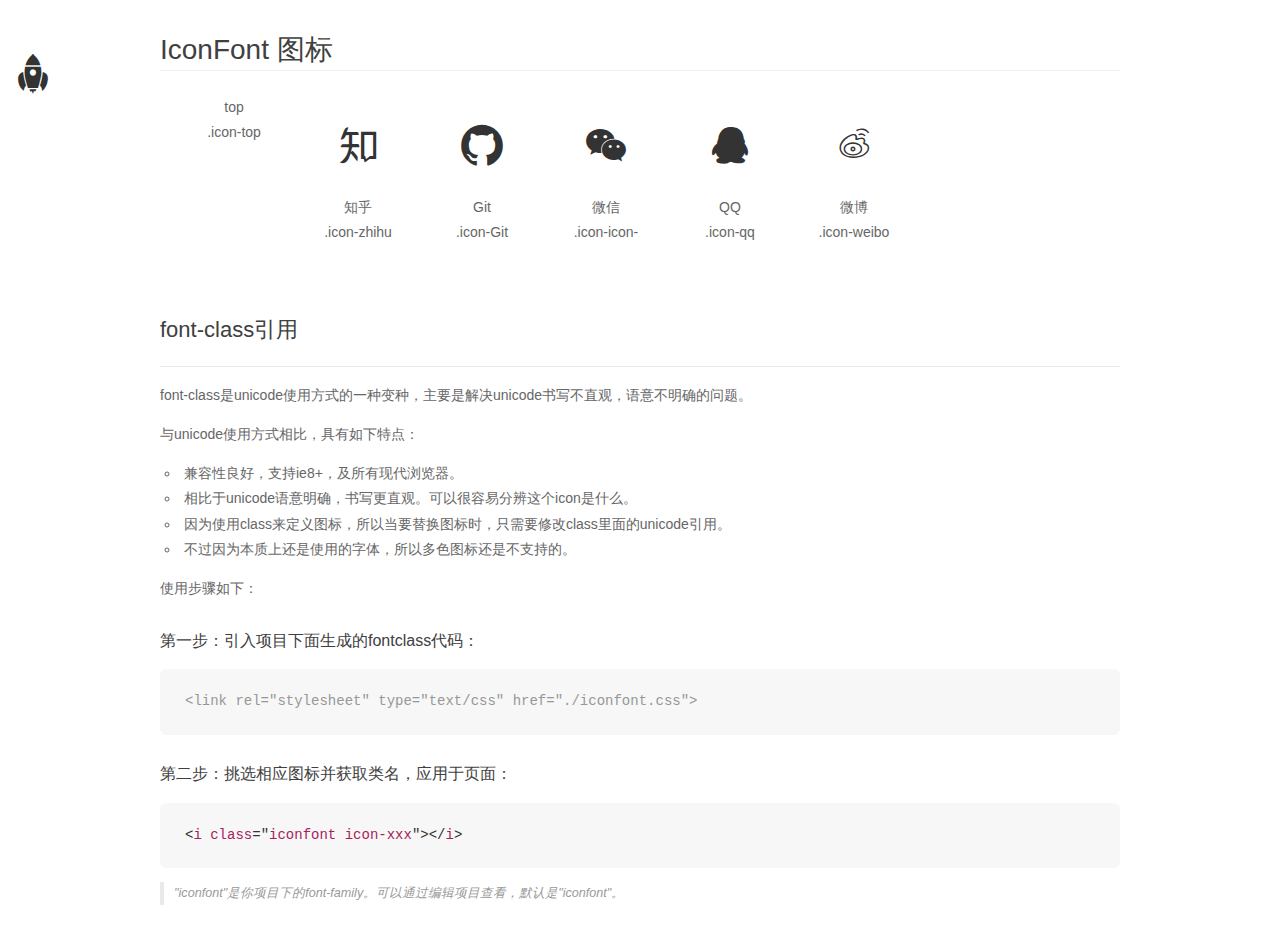
<file: font/demo_fontclass.html>
<!DOCTYPE html>
<html>
<head>
    <meta charset="utf-8"/>
    <title>IconFont</title>
    <link rel="stylesheet" href="demo.css">
    <link rel="stylesheet" href="iconfont.css">
</head>
<body>
    <div class="main markdown">
        <h1>IconFont 图标</h1>
        <ul class="icon_lists clear">
            
                <li>
                <i class="icon iconfont icon-top"></i>
                    <div class="name">top</div>
                    <div class="fontclass">.icon-top</div>
                </li>
            
                <li>
                <i class="icon iconfont icon-zhihu"></i>
                    <div class="name">知乎</div>
                    <div class="fontclass">.icon-zhihu</div>
                </li>
            
                <li>
                <i class="icon iconfont icon-Git"></i>
                    <div class="name">Git</div>
                    <div class="fontclass">.icon-Git</div>
                </li>
            
                <li>
                <i class="icon iconfont icon-icon-"></i>
                    <div class="name">微信</div>
                    <div class="fontclass">.icon-icon-</div>
                </li>
            
                <li>
                <i class="icon iconfont icon-qq"></i>
                    <div class="name">QQ</div>
                    <div class="fontclass">.icon-qq</div>
                </li>
            
                <li>
                <i class="icon iconfont icon-weibo"></i>
                    <div class="name">微博</div>
                    <div class="fontclass">.icon-weibo</div>
                </li>
            
        </ul>

        <h2 id="font-class-">font-class引用</h2>
        <hr>

        <p>font-class是unicode使用方式的一种变种，主要是解决unicode书写不直观，语意不明确的问题。</p>
        <p>与unicode使用方式相比，具有如下特点：</p>
        <ul>
        <li>兼容性良好，支持ie8+，及所有现代浏览器。</li>
        <li>相比于unicode语意明确，书写更直观。可以很容易分辨这个icon是什么。</li>
        <li>因为使用class来定义图标，所以当要替换图标时，只需要修改class里面的unicode引用。</li>
        <li>不过因为本质上还是使用的字体，所以多色图标还是不支持的。</li>
        </ul>
        <p>使用步骤如下：</p>
        <h3 id="-fontclass-">第一步：引入项目下面生成的fontclass代码：</h3>


        <pre><code class="lang-js hljs javascript"><span class="hljs-comment">&lt;link rel="stylesheet" type="text/css" href="./iconfont.css"&gt;</span></code></pre>
        <h3 id="-">第二步：挑选相应图标并获取类名，应用于页面：</h3>
        <pre><code class="lang-css hljs">&lt;<span class="hljs-selector-tag">i</span> <span class="hljs-selector-tag">class</span>="<span class="hljs-selector-tag">iconfont</span> <span class="hljs-selector-tag">icon-xxx</span>"&gt;&lt;/<span class="hljs-selector-tag">i</span>&gt;</code></pre>
        <blockquote>
        <p>"iconfont"是你项目下的font-family。可以通过编辑项目查看，默认是"iconfont"。</p>
        </blockquote>
    </div>
</body>
</html>
</file>
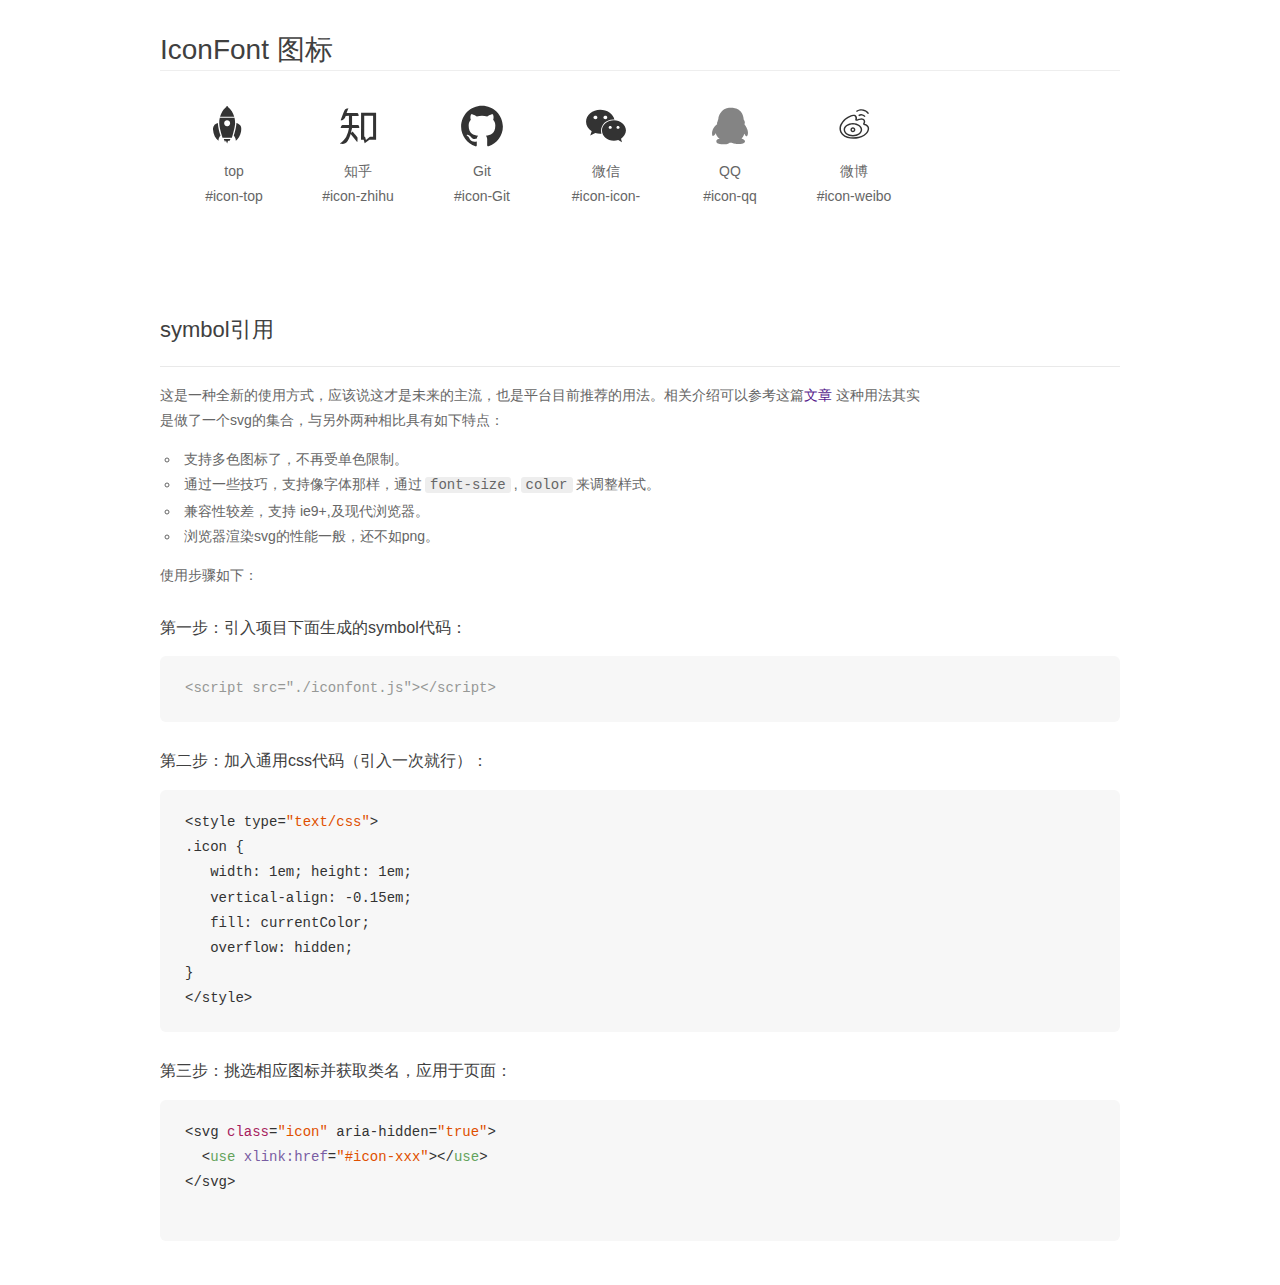
<file: font/demo_symbol.html>
<!DOCTYPE html>
<html>
<head>
    <meta charset="utf-8"/>
    <title>IconFont</title>
    <link rel="stylesheet" href="demo.css">
    <script src="iconfont.js"></script>

    <style type="text/css">
        .icon {
          /* 通过设置 font-size 来改变图标大小 */
          width: 1em; height: 1em;
          /* 图标和文字相邻时，垂直对齐 */
          vertical-align: -0.15em;
          /* 通过设置 color 来改变 SVG 的颜色/fill */
          fill: currentColor;
          /* path 和 stroke 溢出 viewBox 部分在 IE 下会显示
             normalize.css 中也包含这行 */
          overflow: hidden;
        }

    </style>
</head>
<body>
    <div class="main markdown">
        <h1>IconFont 图标</h1>
        <ul class="icon_lists clear">
            
                <li>
                    <svg class="icon" aria-hidden="true">
                        <use xlink:href="#icon-top"></use>
                    </svg>
                    <div class="name">top</div>
                    <div class="fontclass">#icon-top</div>
                </li>
            
                <li>
                    <svg class="icon" aria-hidden="true">
                        <use xlink:href="#icon-zhihu"></use>
                    </svg>
                    <div class="name">知乎</div>
                    <div class="fontclass">#icon-zhihu</div>
                </li>
            
                <li>
                    <svg class="icon" aria-hidden="true">
                        <use xlink:href="#icon-Git"></use>
                    </svg>
                    <div class="name">Git</div>
                    <div class="fontclass">#icon-Git</div>
                </li>
            
                <li>
                    <svg class="icon" aria-hidden="true">
                        <use xlink:href="#icon-icon-"></use>
                    </svg>
                    <div class="name">微信</div>
                    <div class="fontclass">#icon-icon-</div>
                </li>
            
                <li>
                    <svg class="icon" aria-hidden="true">
                        <use xlink:href="#icon-qq"></use>
                    </svg>
                    <div class="name">QQ</div>
                    <div class="fontclass">#icon-qq</div>
                </li>
            
                <li>
                    <svg class="icon" aria-hidden="true">
                        <use xlink:href="#icon-weibo"></use>
                    </svg>
                    <div class="name">微博</div>
                    <div class="fontclass">#icon-weibo</div>
                </li>
            
        </ul>


        <h2 id="symbol-">symbol引用</h2>
        <hr>

        <p>这是一种全新的使用方式，应该说这才是未来的主流，也是平台目前推荐的用法。相关介绍可以参考这篇<a href="">文章</a>
        这种用法其实是做了一个svg的集合，与另外两种相比具有如下特点：</p>
        <ul>
          <li>支持多色图标了，不再受单色限制。</li>
          <li>通过一些技巧，支持像字体那样，通过<code>font-size</code>,<code>color</code>来调整样式。</li>
          <li>兼容性较差，支持 ie9+,及现代浏览器。</li>
          <li>浏览器渲染svg的性能一般，还不如png。</li>
        </ul>
        <p>使用步骤如下：</p>
        <h3 id="-symbol-">第一步：引入项目下面生成的symbol代码：</h3>
        <pre><code class="lang-js hljs javascript"><span class="hljs-comment">&lt;script src="./iconfont.js"&gt;&lt;/script&gt;</span></code></pre>
        <h3 id="-css-">第二步：加入通用css代码（引入一次就行）：</h3>
        <pre><code class="lang-js hljs javascript">&lt;style type=<span class="hljs-string">"text/css"</span>&gt;
.icon {
   width: <span class="hljs-number">1</span>em; height: <span class="hljs-number">1</span>em;
   vertical-align: <span class="hljs-number">-0.15</span>em;
   fill: currentColor;
   overflow: hidden;
}
&lt;<span class="hljs-regexp">/style&gt;</span></code></pre>
        <h3 id="-">第三步：挑选相应图标并获取类名，应用于页面：</h3>
        <pre><code class="lang-js hljs javascript">&lt;svg <span class="hljs-class"><span class="hljs-keyword">class</span></span>=<span class="hljs-string">"icon"</span> aria-hidden=<span class="hljs-string">"true"</span>&gt;<span class="xml"><span class="hljs-tag">
  &lt;<span class="hljs-name">use</span> <span class="hljs-attr">xlink:href</span>=<span class="hljs-string">"#icon-xxx"</span>&gt;</span><span class="hljs-tag">&lt;/<span class="hljs-name">use</span>&gt;</span>
</span>&lt;<span class="hljs-regexp">/svg&gt;
        </span></code></pre>
    </div>
</body>
</html>
</file>
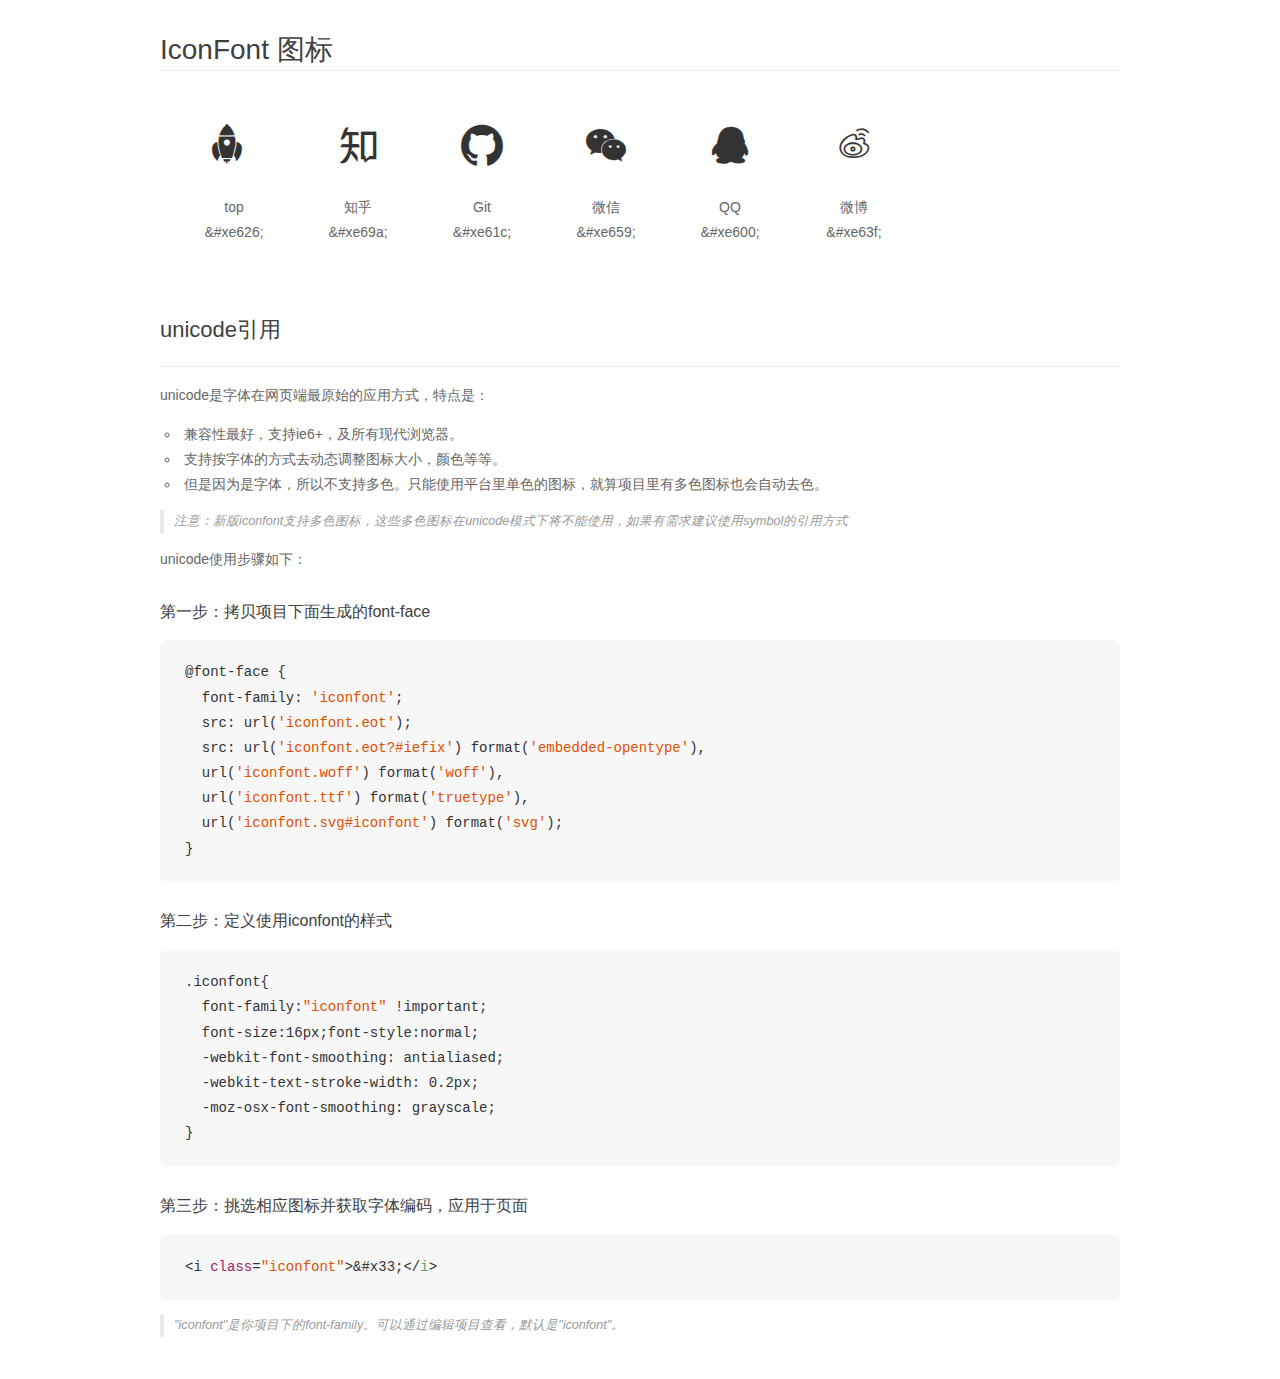
<file: font/demo_unicode.html>
<!DOCTYPE html>
<html>
<head>
    <meta charset="utf-8"/>
    <title>IconFont</title>
    <link rel="stylesheet" href="demo.css">

    <style type="text/css">

        @font-face {font-family: "iconfont";
          src: url('iconfont.eot'); /* IE9*/
          src: url('iconfont.eot#iefix') format('embedded-opentype'), /* IE6-IE8 */
          url('iconfont.woff') format('woff'), /* chrome, firefox */
          url('iconfont.ttf') format('truetype'), /* chrome, firefox, opera, Safari, Android, iOS 4.2+*/
          url('iconfont.svg#iconfont') format('svg'); /* iOS 4.1- */
        }

        .iconfont {
          font-family:"iconfont" !important;
          font-size:16px;
          font-style:normal;
          -webkit-font-smoothing: antialiased;
          -webkit-text-stroke-width: 0.2px;
          -moz-osx-font-smoothing: grayscale;
        }

    </style>
</head>
<body>
    <div class="main markdown">
        <h1>IconFont 图标</h1>
        <ul class="icon_lists clear">
            
                <li>
                <i class="icon iconfont">&#xe626;</i>
                    <div class="name">top</div>
                    <div class="code">&amp;#xe626;</div>
                </li>
            
                <li>
                <i class="icon iconfont">&#xe69a;</i>
                    <div class="name">知乎</div>
                    <div class="code">&amp;#xe69a;</div>
                </li>
            
                <li>
                <i class="icon iconfont">&#xe61c;</i>
                    <div class="name">Git</div>
                    <div class="code">&amp;#xe61c;</div>
                </li>
            
                <li>
                <i class="icon iconfont">&#xe659;</i>
                    <div class="name">微信</div>
                    <div class="code">&amp;#xe659;</div>
                </li>
            
                <li>
                <i class="icon iconfont">&#xe600;</i>
                    <div class="name">QQ</div>
                    <div class="code">&amp;#xe600;</div>
                </li>
            
                <li>
                <i class="icon iconfont">&#xe63f;</i>
                    <div class="name">微博</div>
                    <div class="code">&amp;#xe63f;</div>
                </li>
            
        </ul>
        <h2 id="unicode-">unicode引用</h2>
        <hr>

        <p>unicode是字体在网页端最原始的应用方式，特点是：</p>
        <ul>
        <li>兼容性最好，支持ie6+，及所有现代浏览器。</li>
        <li>支持按字体的方式去动态调整图标大小，颜色等等。</li>
        <li>但是因为是字体，所以不支持多色。只能使用平台里单色的图标，就算项目里有多色图标也会自动去色。</li>
        </ul>
        <blockquote>
        <p>注意：新版iconfont支持多色图标，这些多色图标在unicode模式下将不能使用，如果有需求建议使用symbol的引用方式</p>
        </blockquote>
        <p>unicode使用步骤如下：</p>
        <h3 id="-font-face">第一步：拷贝项目下面生成的font-face</h3>
        <pre><code class="lang-js hljs javascript">@font-face {
  font-family: <span class="hljs-string">'iconfont'</span>;
  src: url(<span class="hljs-string">'iconfont.eot'</span>);
  src: url(<span class="hljs-string">'iconfont.eot?#iefix'</span>) format(<span class="hljs-string">'embedded-opentype'</span>),
  url(<span class="hljs-string">'iconfont.woff'</span>) format(<span class="hljs-string">'woff'</span>),
  url(<span class="hljs-string">'iconfont.ttf'</span>) format(<span class="hljs-string">'truetype'</span>),
  url(<span class="hljs-string">'iconfont.svg#iconfont'</span>) format(<span class="hljs-string">'svg'</span>);
}
</code></pre>
        <h3 id="-iconfont-">第二步：定义使用iconfont的样式</h3>
        <pre><code class="lang-js hljs javascript">.iconfont{
  font-family:<span class="hljs-string">"iconfont"</span> !important;
  font-size:<span class="hljs-number">16</span>px;font-style:normal;
  -webkit-font-smoothing: antialiased;
  -webkit-text-stroke-width: <span class="hljs-number">0.2</span>px;
  -moz-osx-font-smoothing: grayscale;
}
</code></pre>
        <h3 id="-">第三步：挑选相应图标并获取字体编码，应用于页面</h3>
        <pre><code class="lang-js hljs javascript">&lt;i <span class="hljs-class"><span class="hljs-keyword">class</span></span>=<span class="hljs-string">"iconfont"</span>&gt;&amp;#x33;<span class="xml"><span class="hljs-tag">&lt;/<span class="hljs-name">i</span>&gt;</span></span></code></pre>

        <blockquote>
        <p>"iconfont"是你项目下的font-family。可以通过编辑项目查看，默认是"iconfont"。</p>
        </blockquote>
    </div>


</body>
</html>
</file>
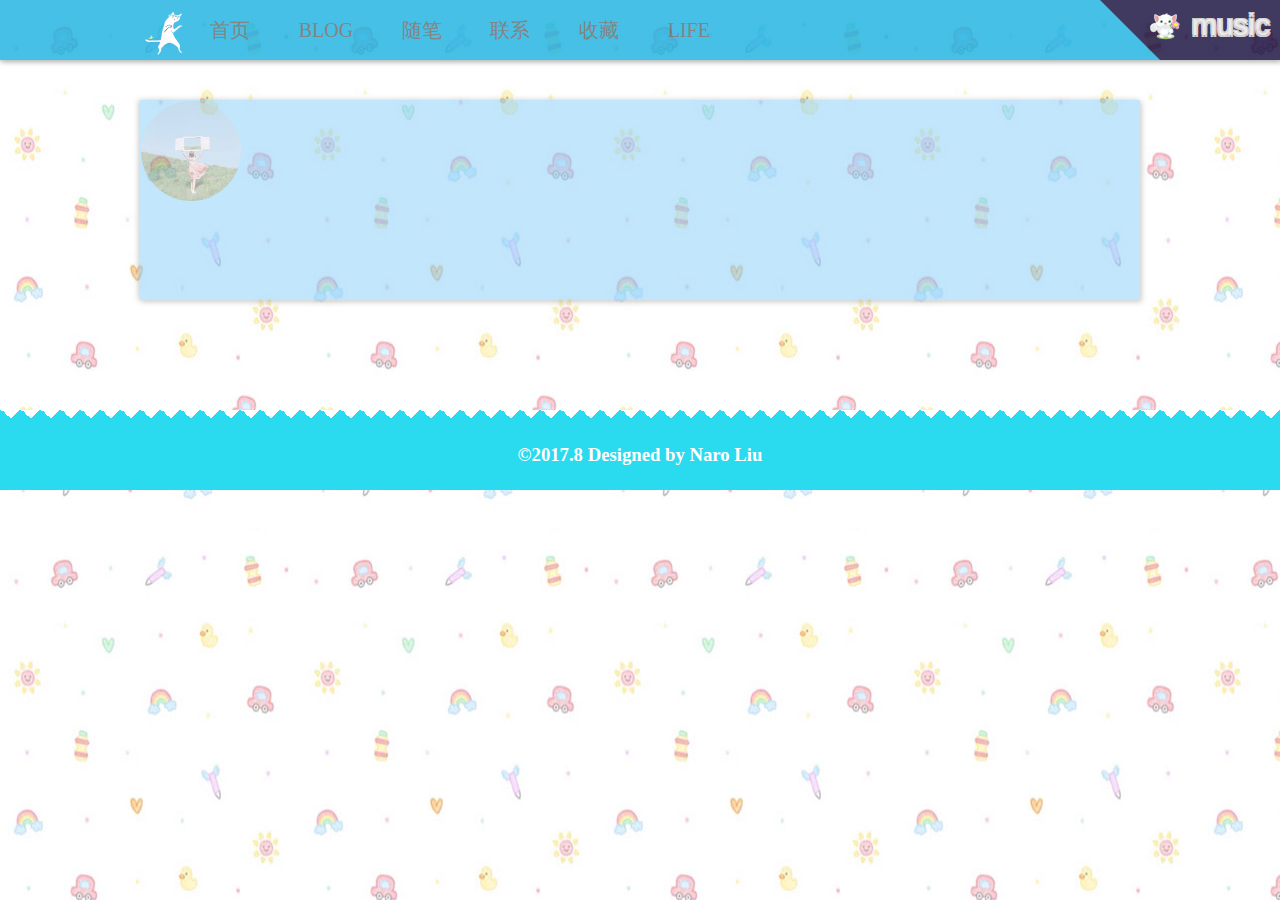
<file: html/blog.html>
<!DOCTYPE html>
<html lang="en">
<head>
	<meta charset="UTF-8">
	<title>blog</title>
		<!-- font -->
	<link rel="stylesheet" type="text/css" href="../font/iconfont.css">
	<!-- title -->
	<link href="../img/IMG_8125.png" rel="shortcut icon" type="../image/x-icon"/>
	<link rel="stylesheet" type="text/css" href="../css/my.css">
	<link rel="stylesheet" type="text/css" href="../css/index.css">
		<!-- js -->
	<script src="../js/jquery-3.2.1.min.js"></script>
	<script src="../js/index.js"></script>
	<!-- Dm -->
	<link rel="stylesheet" type="text/css" href="../syntaxhighlighter/styles/shCore.css">
	<link rel="stylesheet" type="text/css" href="../syntaxhighlighter/styles/shThemeMidnight.css">
	<script src="../syntaxhighlighter/scripts/shCore.js"></script>
	<script src="../syntaxhighlighter/scripts/shBrushJScript.js"></script>
</head>
<body>

	<!-- 回到顶部 -->
    <div class="top"><i class="iconfont icon-top"></i></div>
    <!-- index -->
	<div class="NaroBlog">
	<header class="header">
		<div class="header-nav">
			<div class="header-nav-log">
				<img src="../img/IMG_8125.png">
			</div>
			<ul class="header-nav-nav">
				<li><a href="../index.html">首页</a></li>
				<li><a href="">BLOG</a></li>
				<li><a href="">随笔</a></li>
				<li><a href="">联系</a></li>
				<li><a href="">收藏</a></li>
				<li><a href="http://naro7l.lofter.com/" target="_blank">LIFE</a></li>
			</ul>					
		</div>
		<div class="header-nav-music">
			<span class="raiseUp header-shadow">music</span>
			<img src="../img/IMG_8128.png">
		</div>
	</header>
	<div id="BlogALL">
		<div class="section-bg"></div>
		<div id="BlogALL-title">
			<a href=""><img src="../img/IMG_8133.JPG"></a>
			<p id="BlogALL-title-small">
				
			</p>
		</div>
		<div id="BlogALL-content">
			<!-- 代码显示 -->
<!-- 			<div class="heightDm">
				<pre class="brush: js">
					
				</pre>
			</div> -->
		</div>
	</div>	
    <div id="footer">
	    <iframe src="footer.html" frameborder="0" width="100%" height="80px"></iframe>
	</div>
		
	</div>
	<script src="../js/data.js"></script>
	<script type="text/javascript">
		// y+=data.sites[3].title;
  //       document.getElementById("BlogALL-title-small").innerHTML=y;
  //       var z="";
  //       z+='<div class="BlogALL-content-con"><pre>'+data.content[1].data+'</pre></div>';
  //       document.getElementById("BlogALL-content").innerHTML=z;

	</script>
	   <!-- 初始化高亮 -->
	<script type="text/javascript">
		SyntaxHighlighter.all();
	</script>
</body>
</html>
</file>
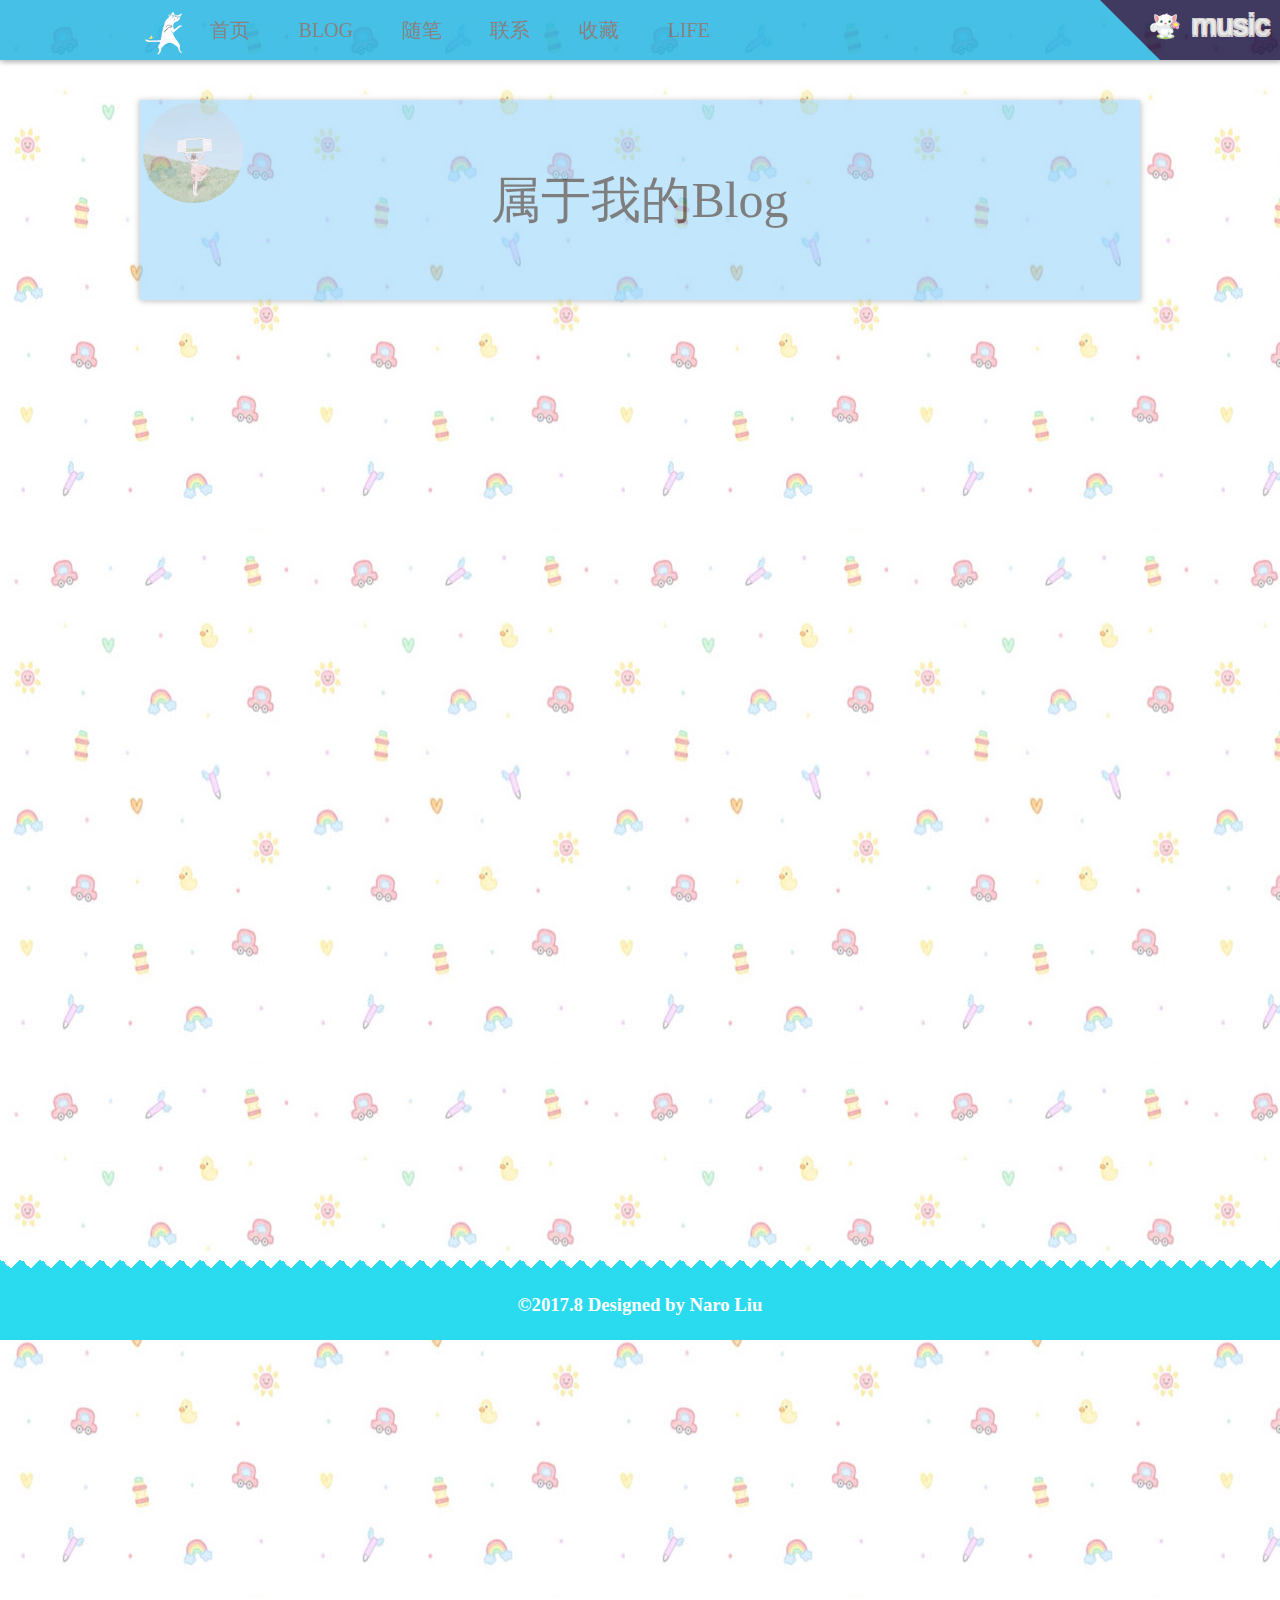
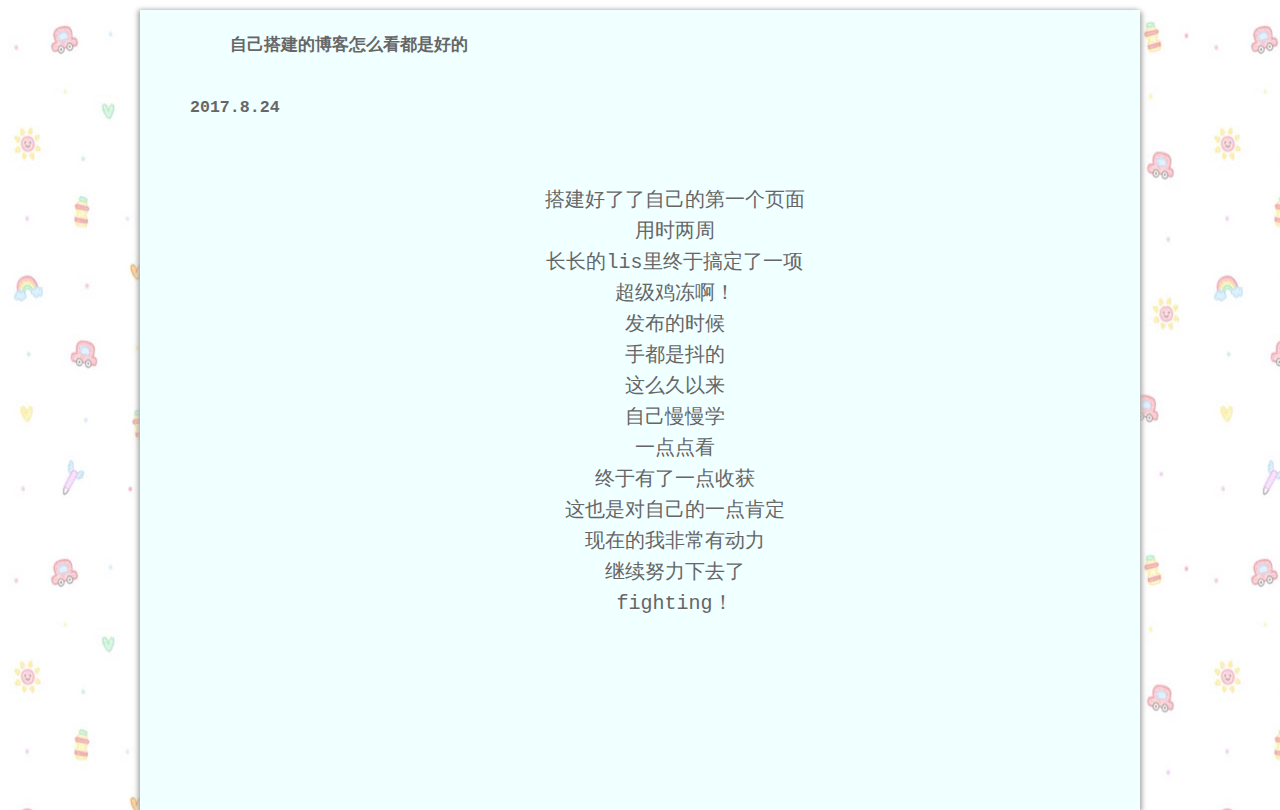
<file: html/blog0.html>
<!DOCTYPE html>
<html lang="en">
<head>
	<meta charset="UTF-8">
	<title>blog</title>
		<!-- font -->
	<link rel="stylesheet" type="text/css" href="../font/iconfont.css">
	<!-- title -->
	<link href="../img/IMG_8125.png" rel="shortcut icon" type="../image/x-icon"/>
	<link rel="stylesheet" type="text/css" href="../css/my.css">
	<link rel="stylesheet" type="text/css" href="../css/index.css">
		<!-- js -->
	<script src="../js/jquery-3.2.1.min.js"></script>
	<script src="../js/index.js"></script>
</head>
<body>
	<!-- 回到顶部 -->
    <div class="top"><i class="iconfont icon-top"></i></div>
    <!-- index -->
	<div class="NaroBlog">
	<header class="header">
		<div class="header-nav">
			<div class="header-nav-log">
				<img src="../img/IMG_8125.png">
			</div>
			<ul class="header-nav-nav">
				<li><a href="../index.html">首页</a></li>
				<li><a href="">BLOG</a></li>
				<li><a href="">随笔</a></li>
				<li><a href="">联系</a></li>
				<li><a href="">收藏</a></li>
				<li><a href="http://naro7l.lofter.com/" target="_blank">LIFE</a></li>
			</ul>					
		</div>
		<div class="header-nav-music">
			<span class="raiseUp header-shadow">music</span>
			<img src="../img/IMG_8128.png">
		</div>
	</header>
	<div id="BlogALL" style="height: 1200px">
		<div class="section-bg" style="height: 1200px" ></div>
		<div id="BlogALL-title" >
			<a href=""><img src="../img/IMG_8133.JPG"></a>
			<p id="BlogALL-title-small"></p>
		</div>
		<div id="BlogALL-content" style="height: 800px">
			
		</div>
	</div>	
    <div id="footer">
	    <iframe src="footer.html" frameborder="0" width="100%" height="80px"></iframe>
	</div>
		
	</div>
	<script src="../js/data.js"></script>
	<script type="text/javascript">
		y+=data.sites[0].title;
		document.getElementById("BlogALL-title-small").innerHTML=y;
		var z="";
		z+='<div class="BlogALL-content-con"><pre>'+data.content[0].data+'</pre></div>';
		document.getElementById("BlogALL-content").innerHTML=z;

	</script>
</body>
</html>
</file>
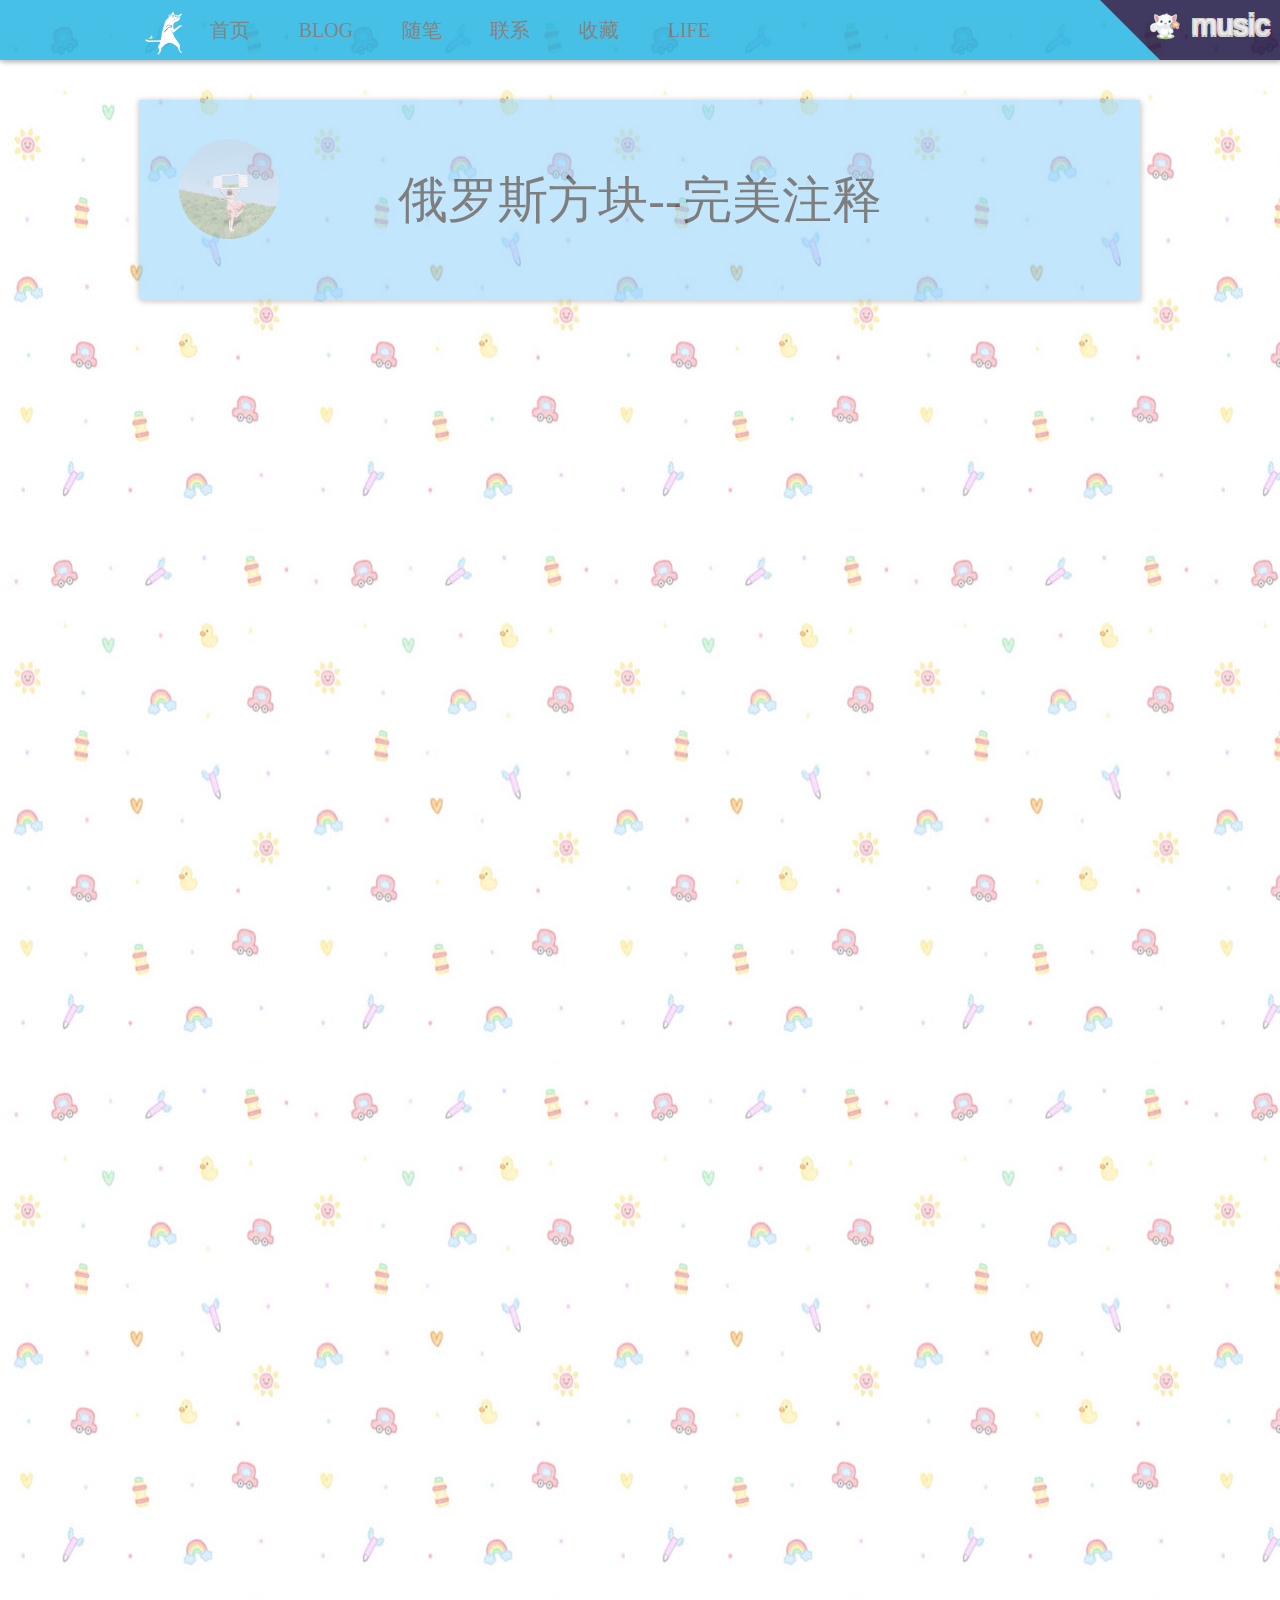
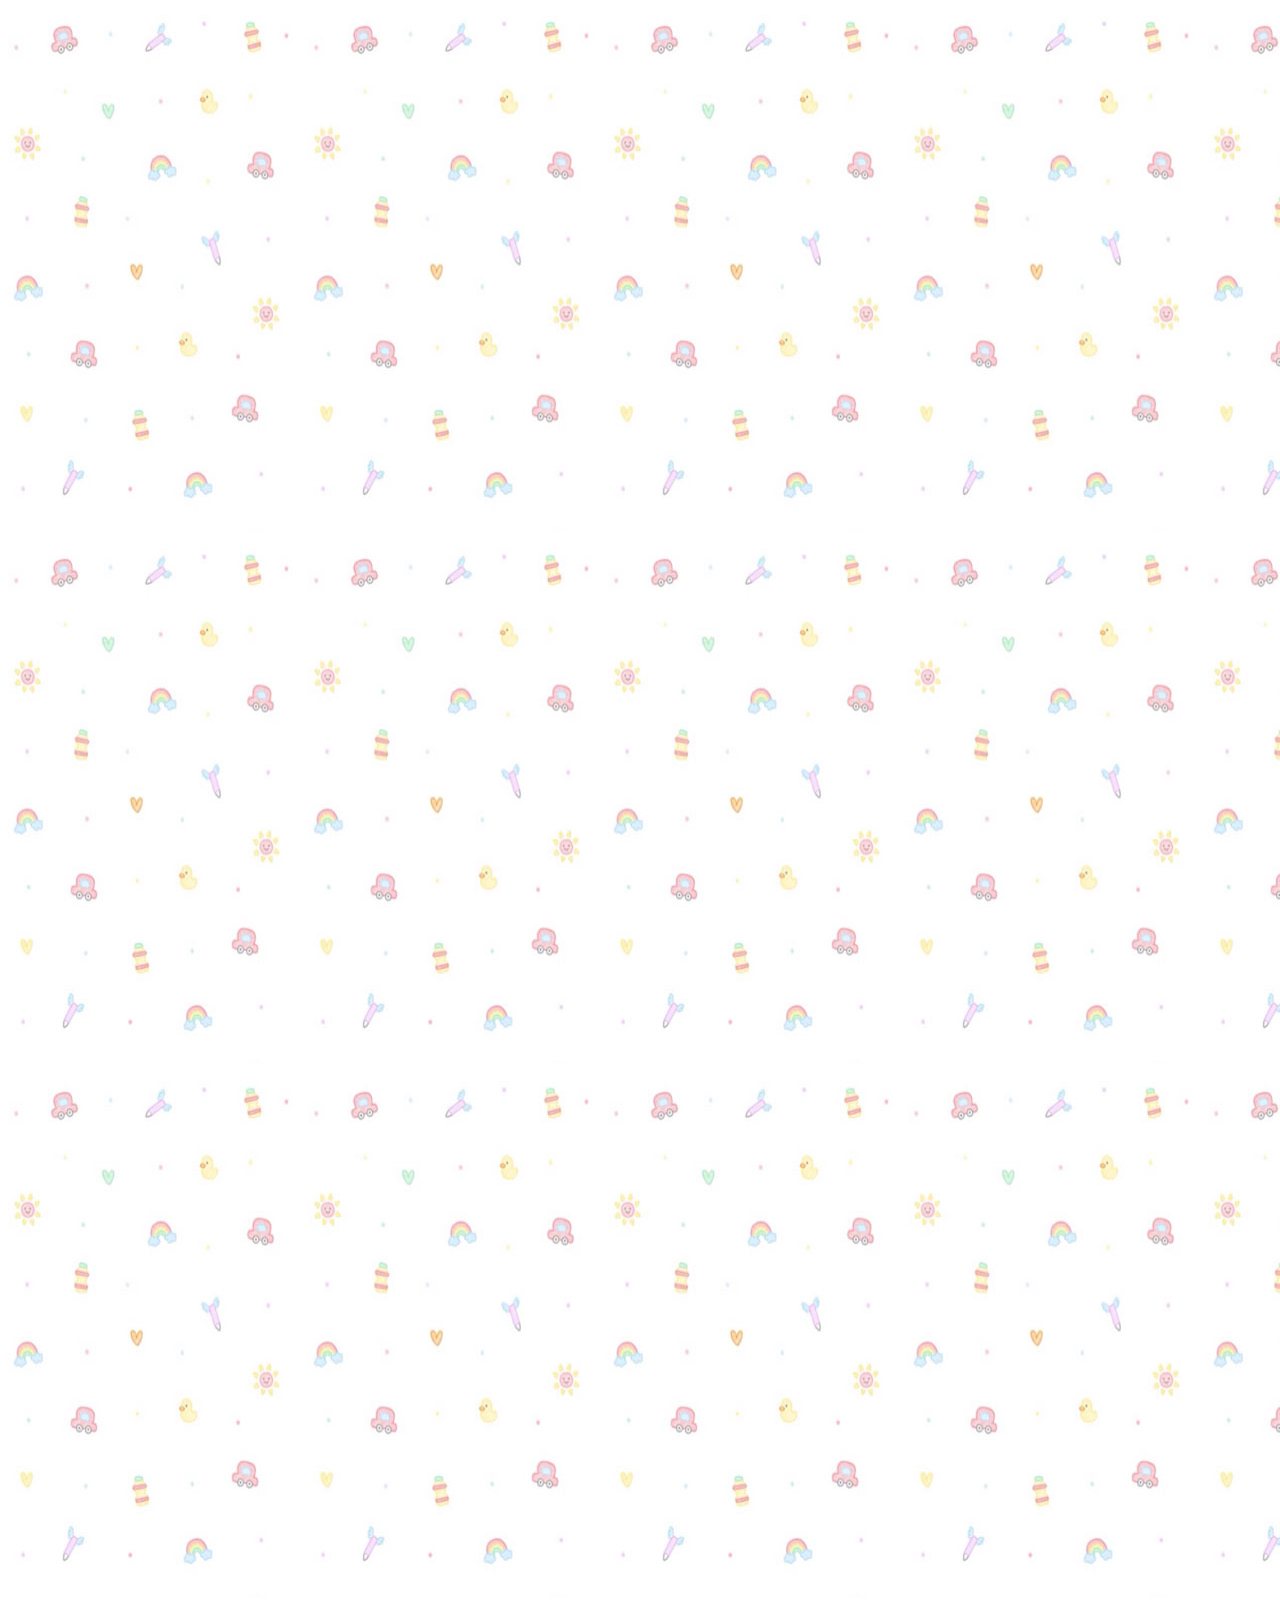
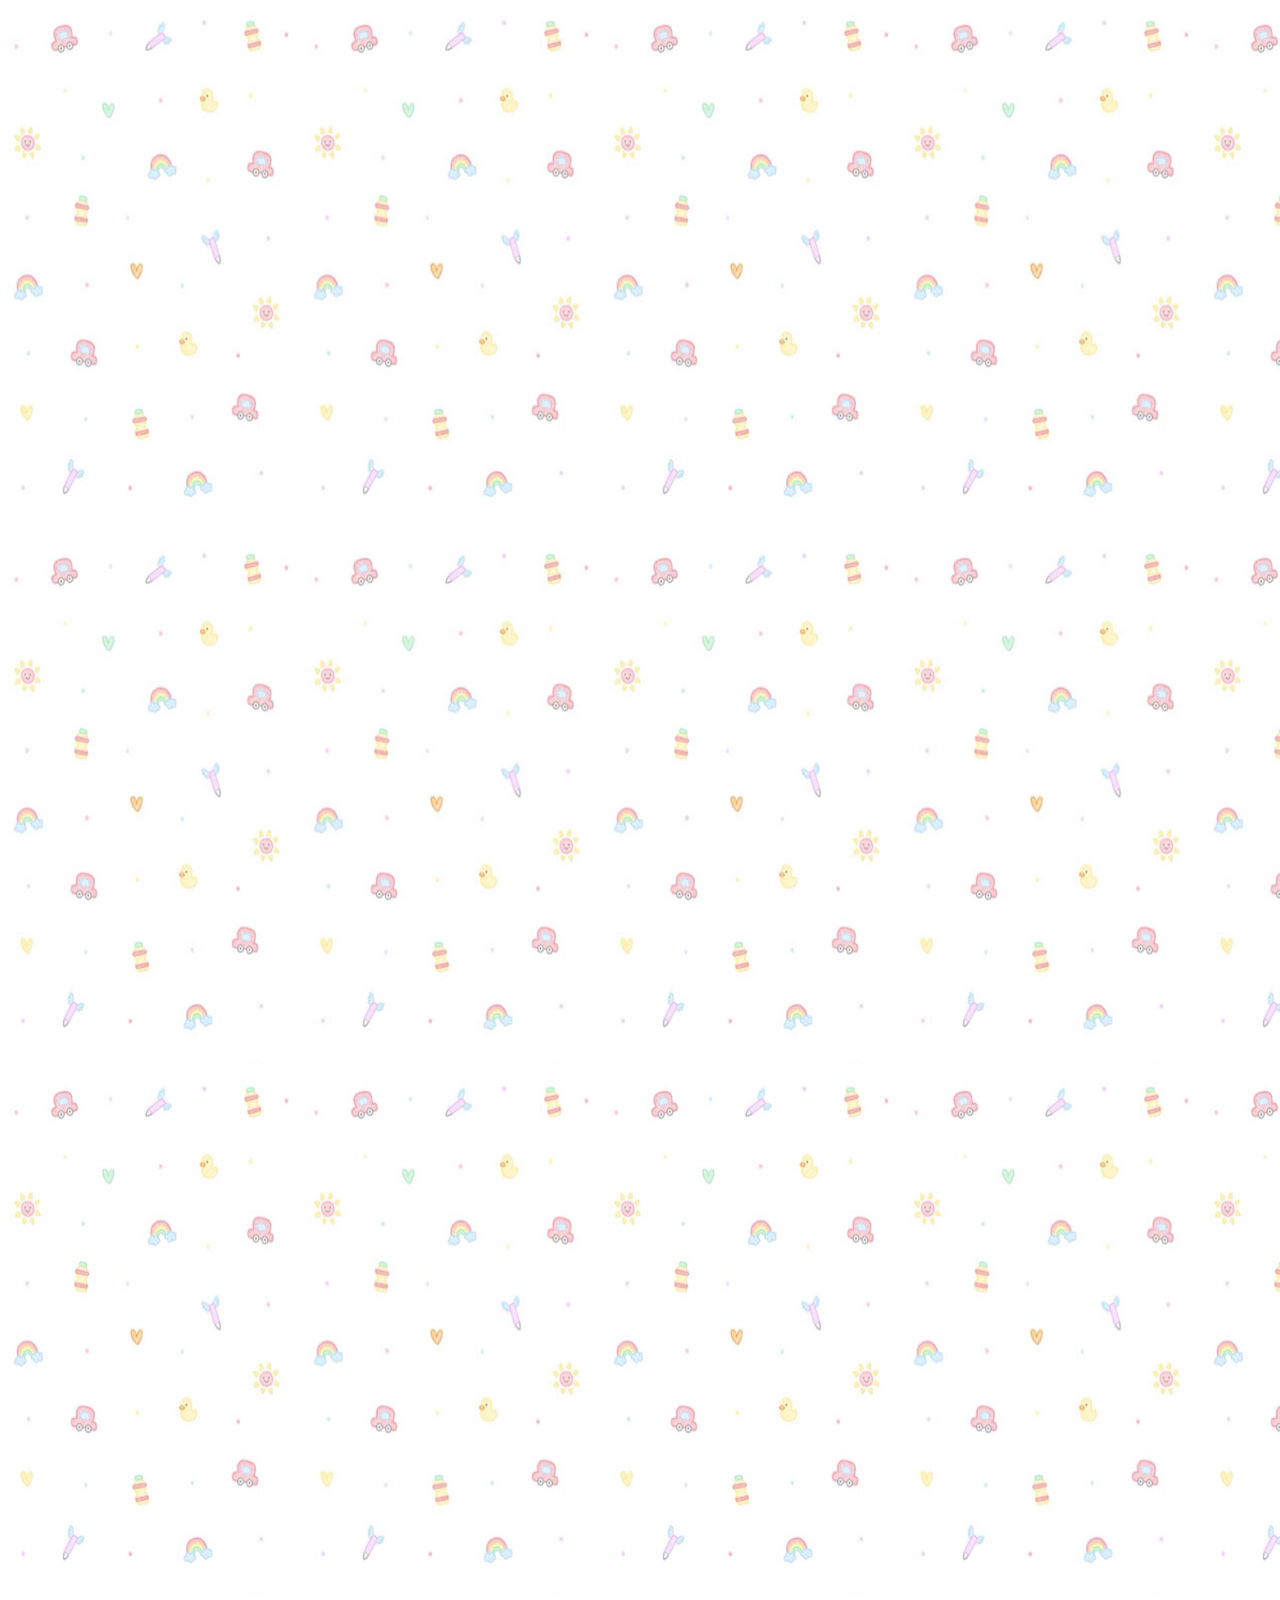
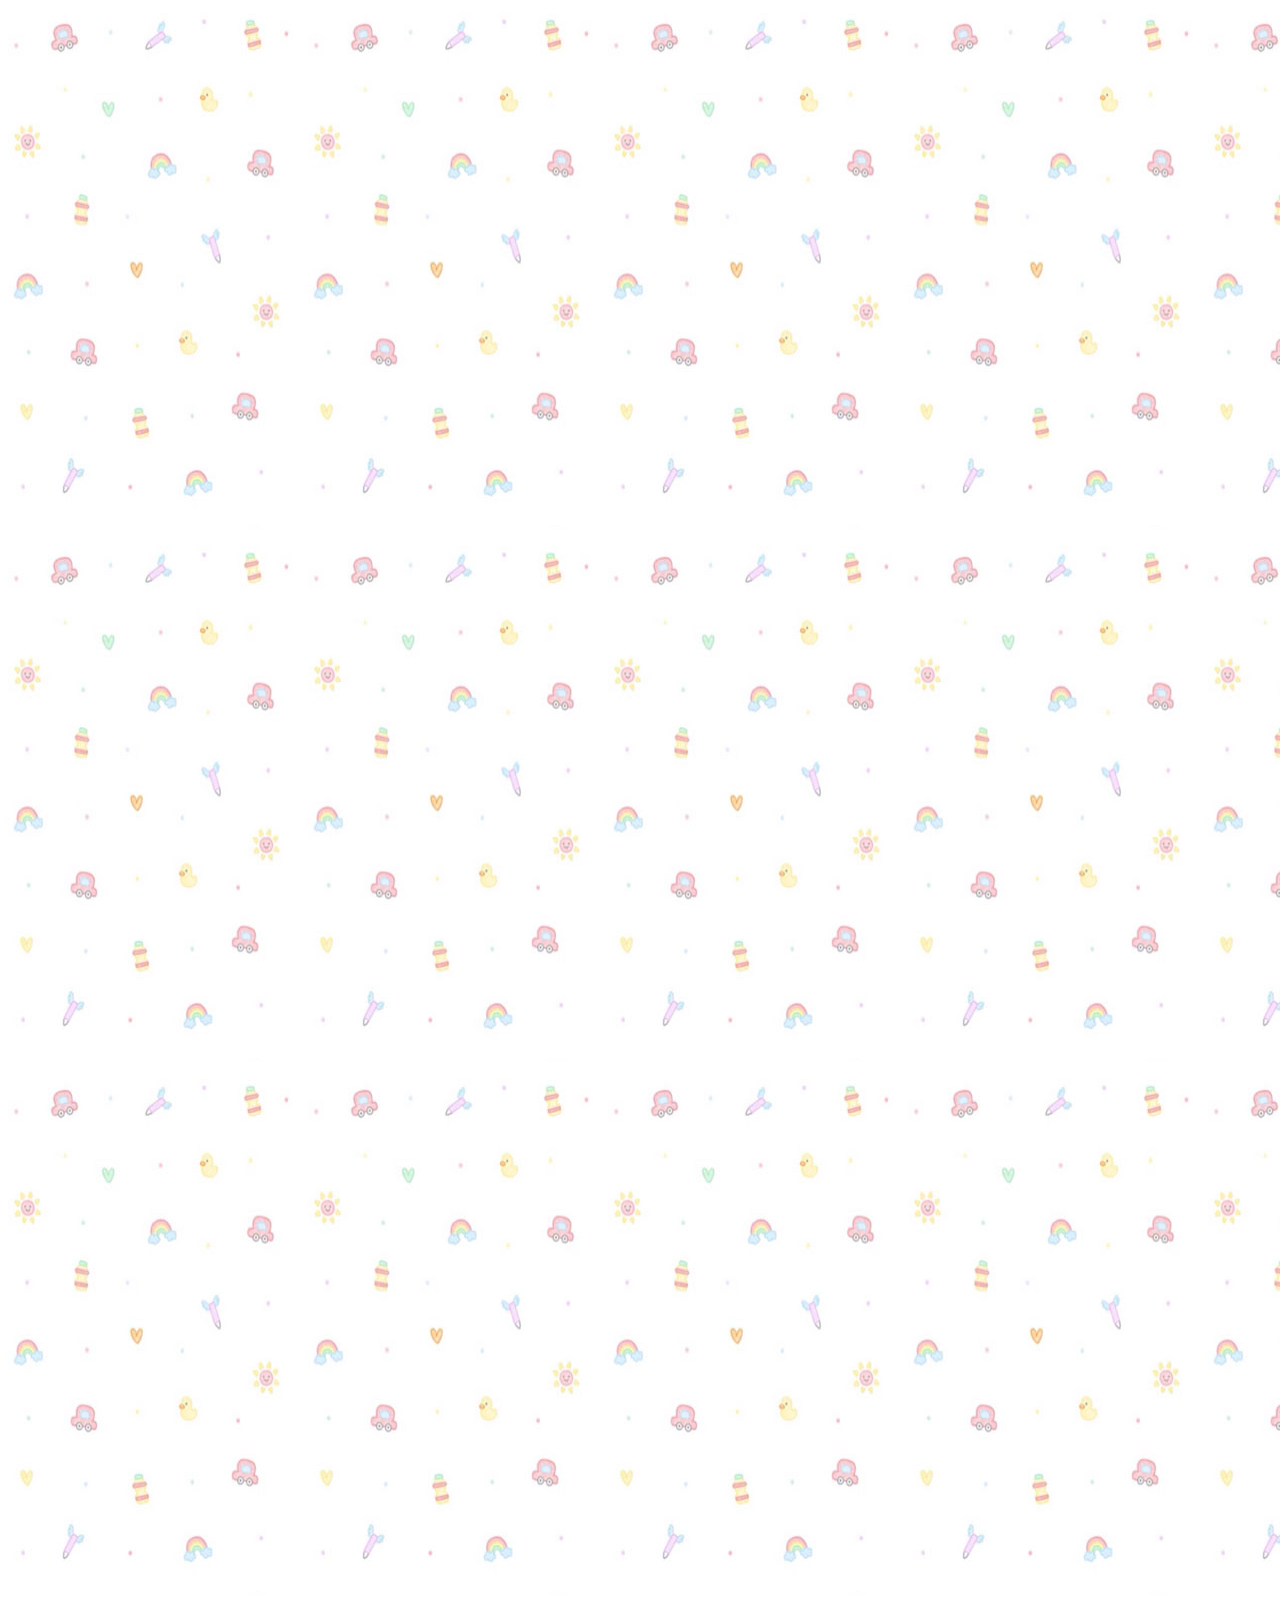
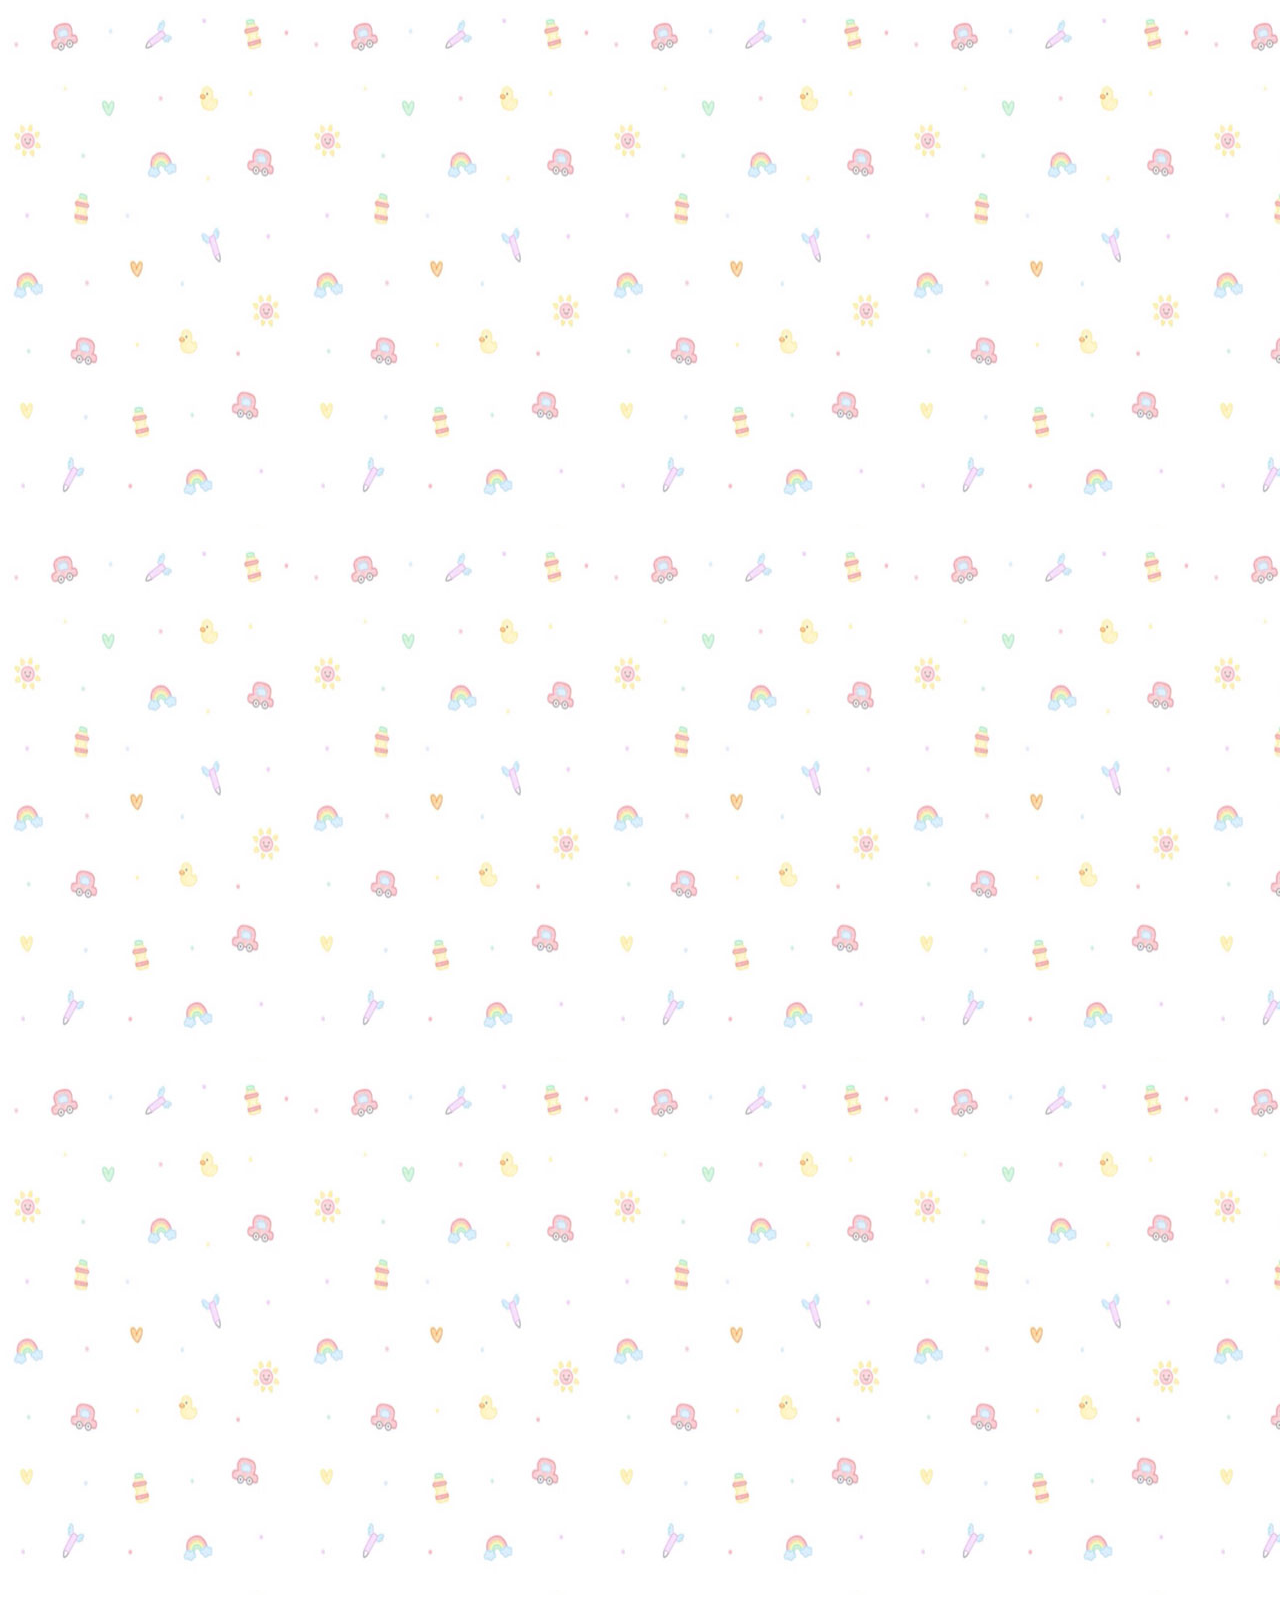
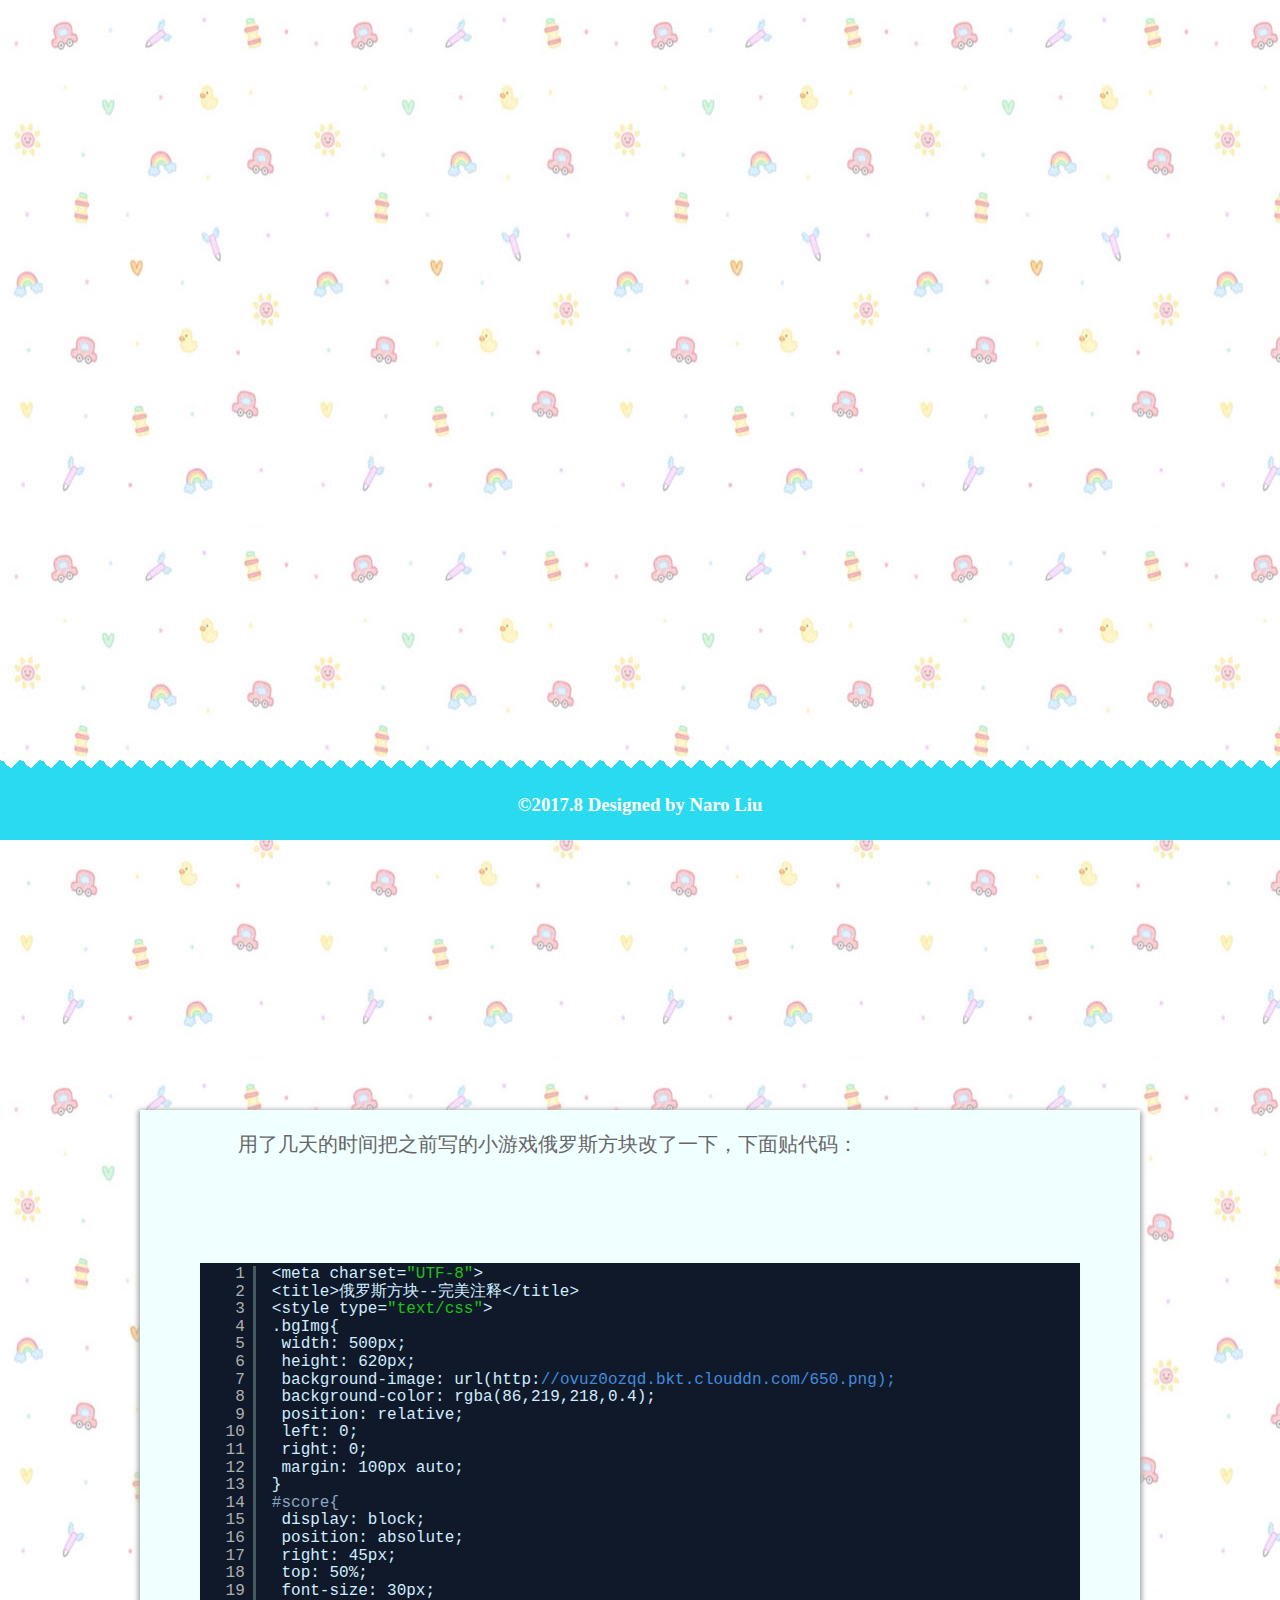
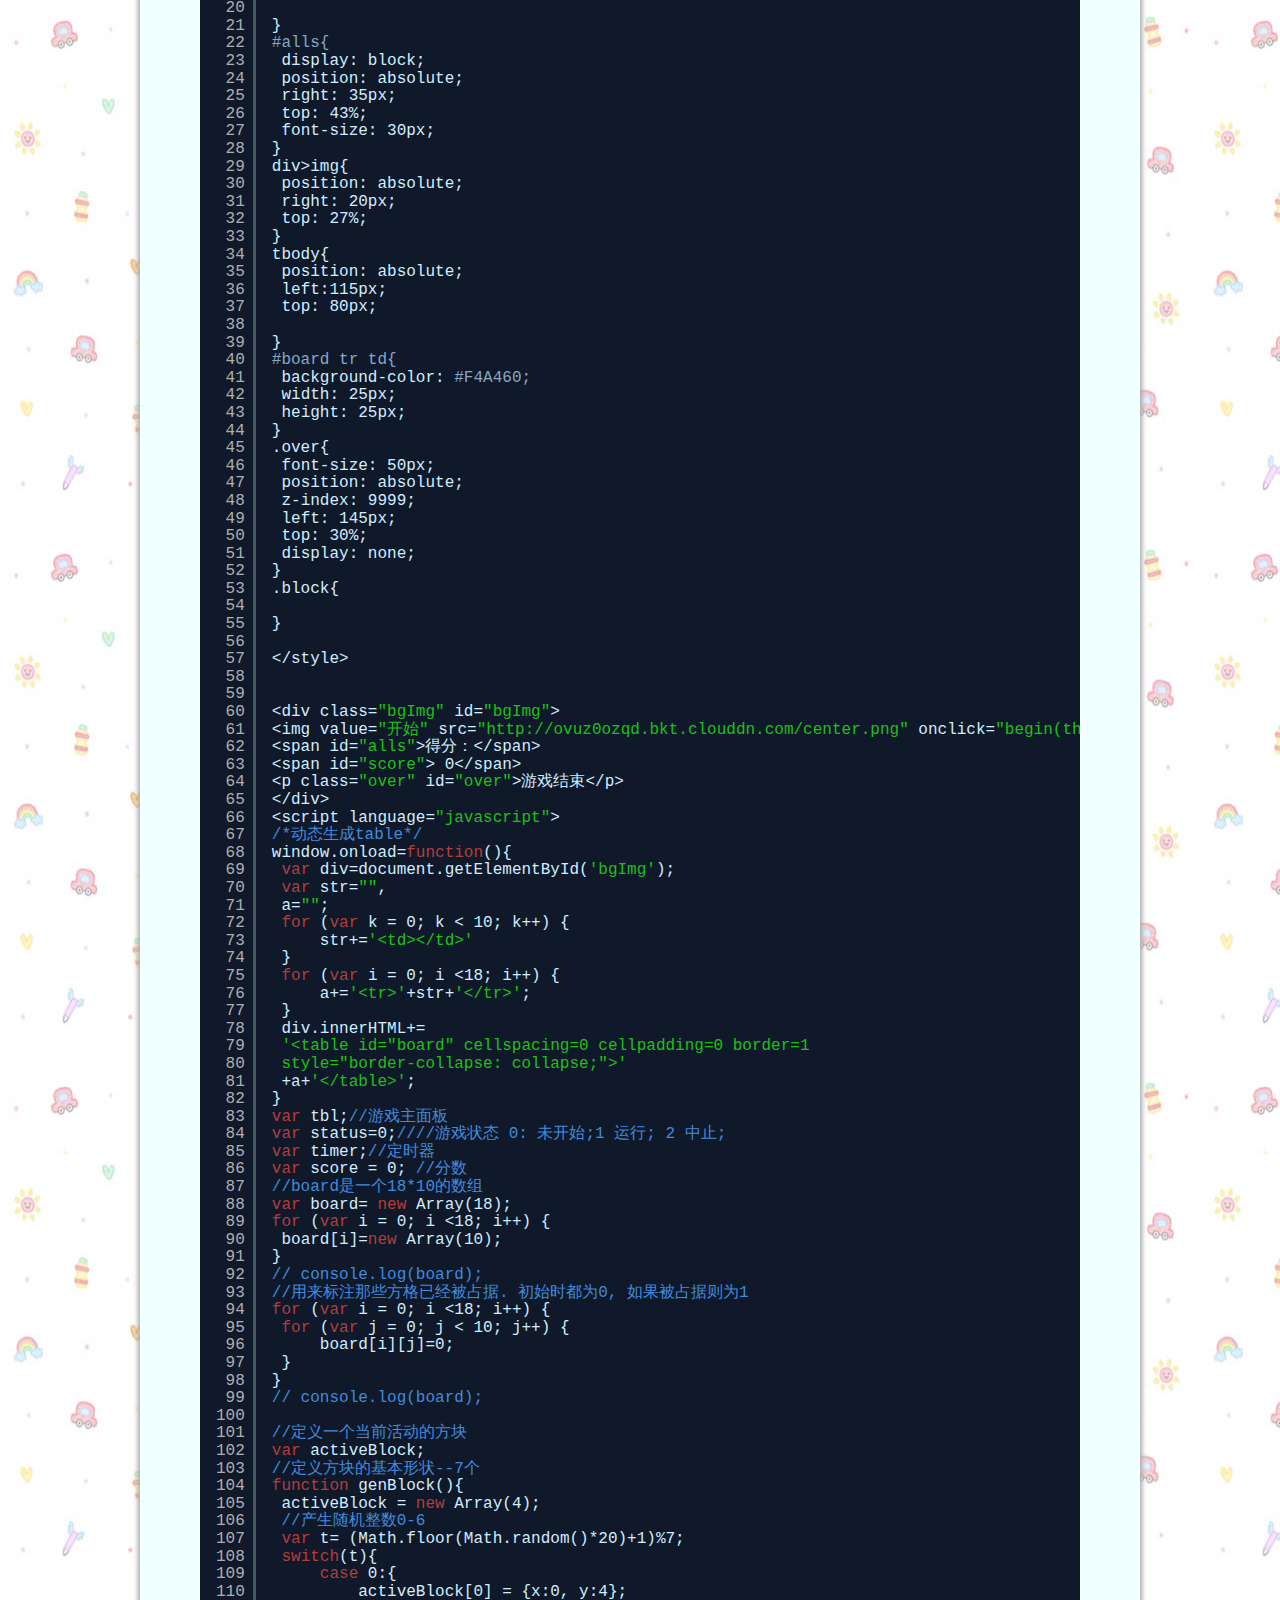
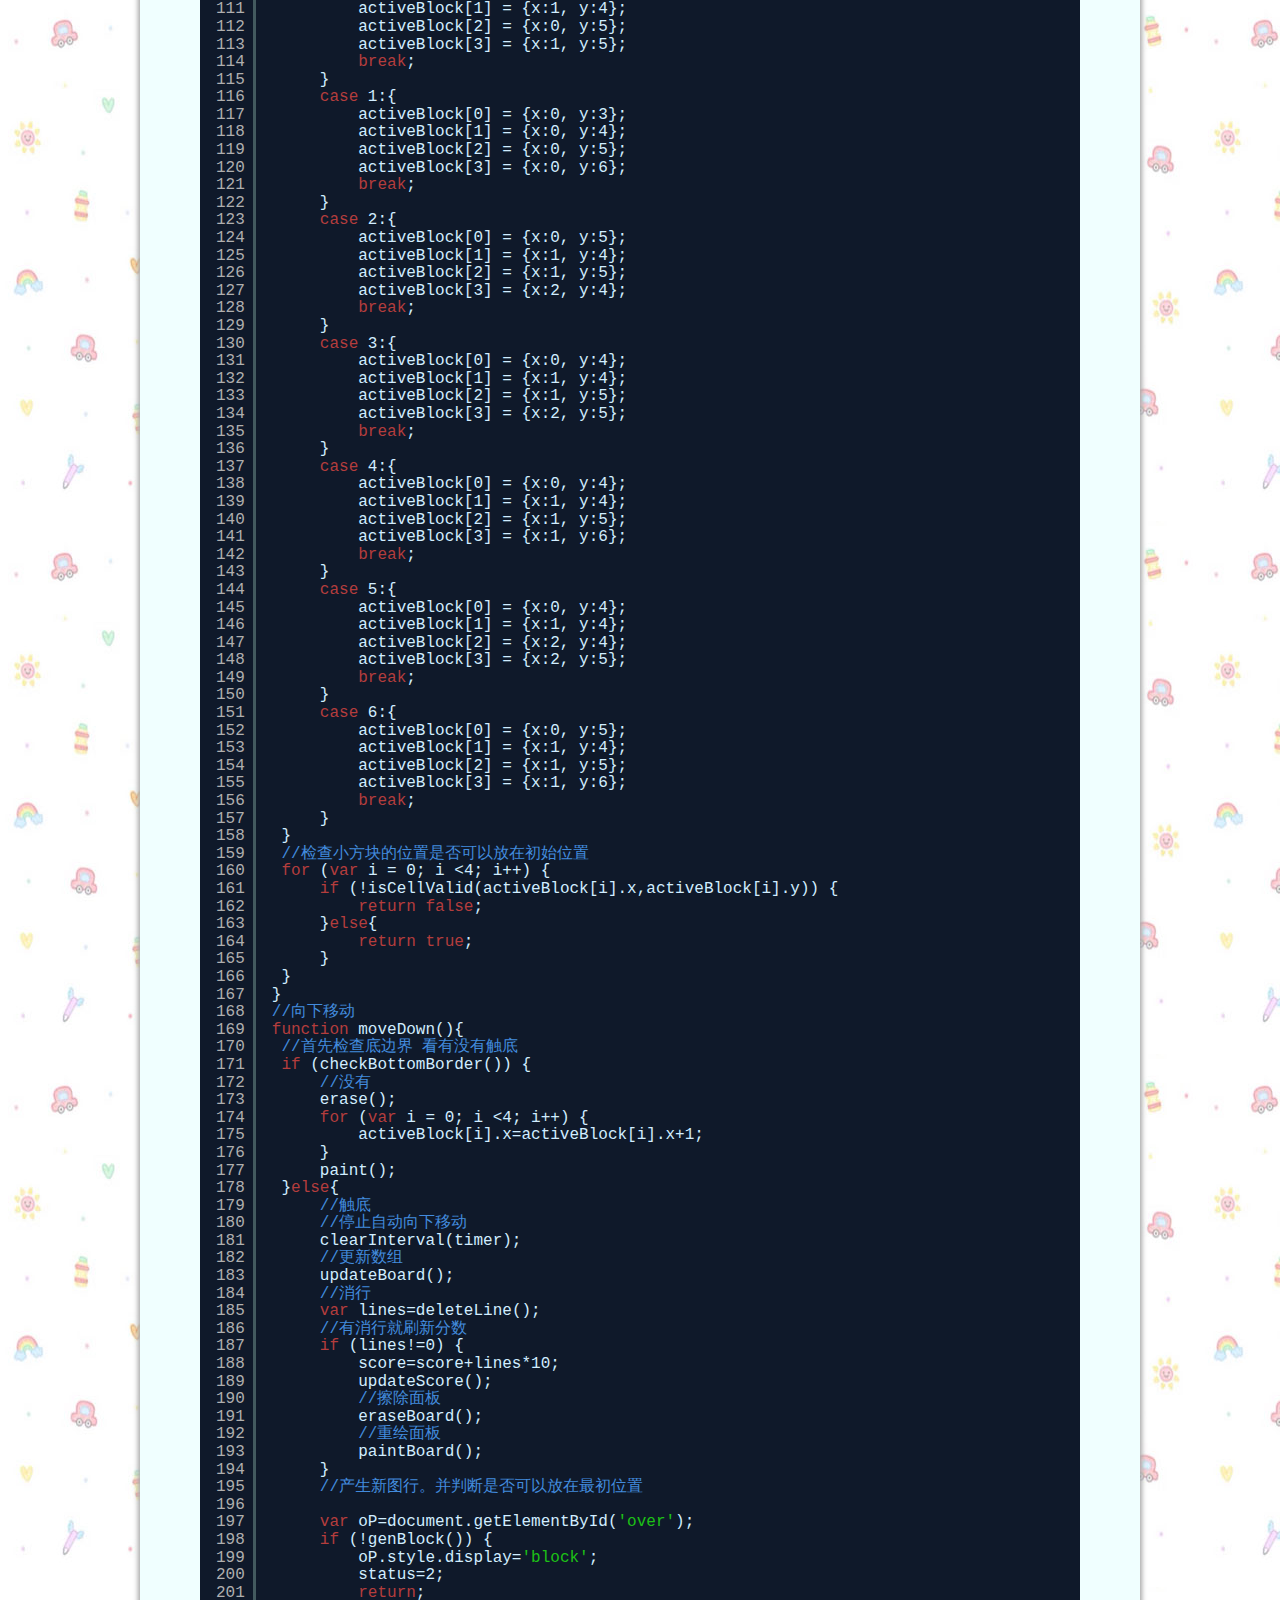
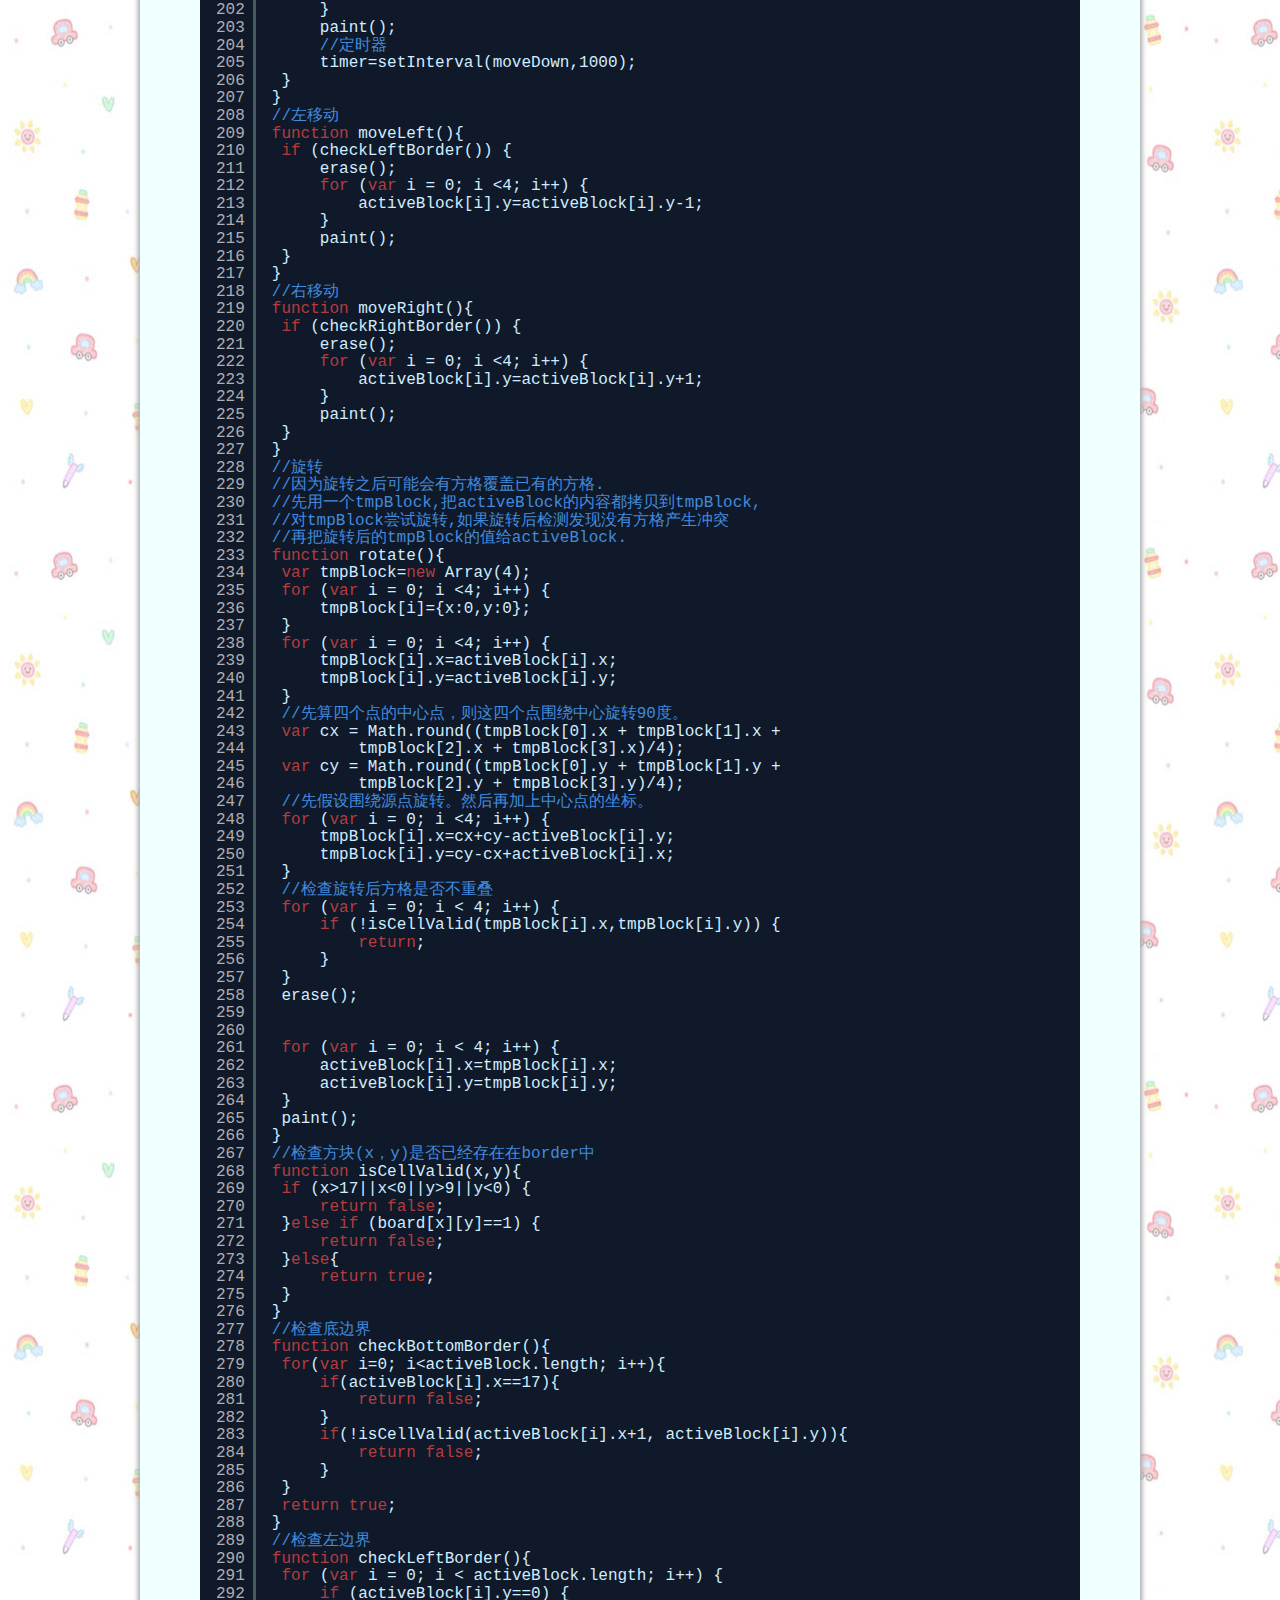
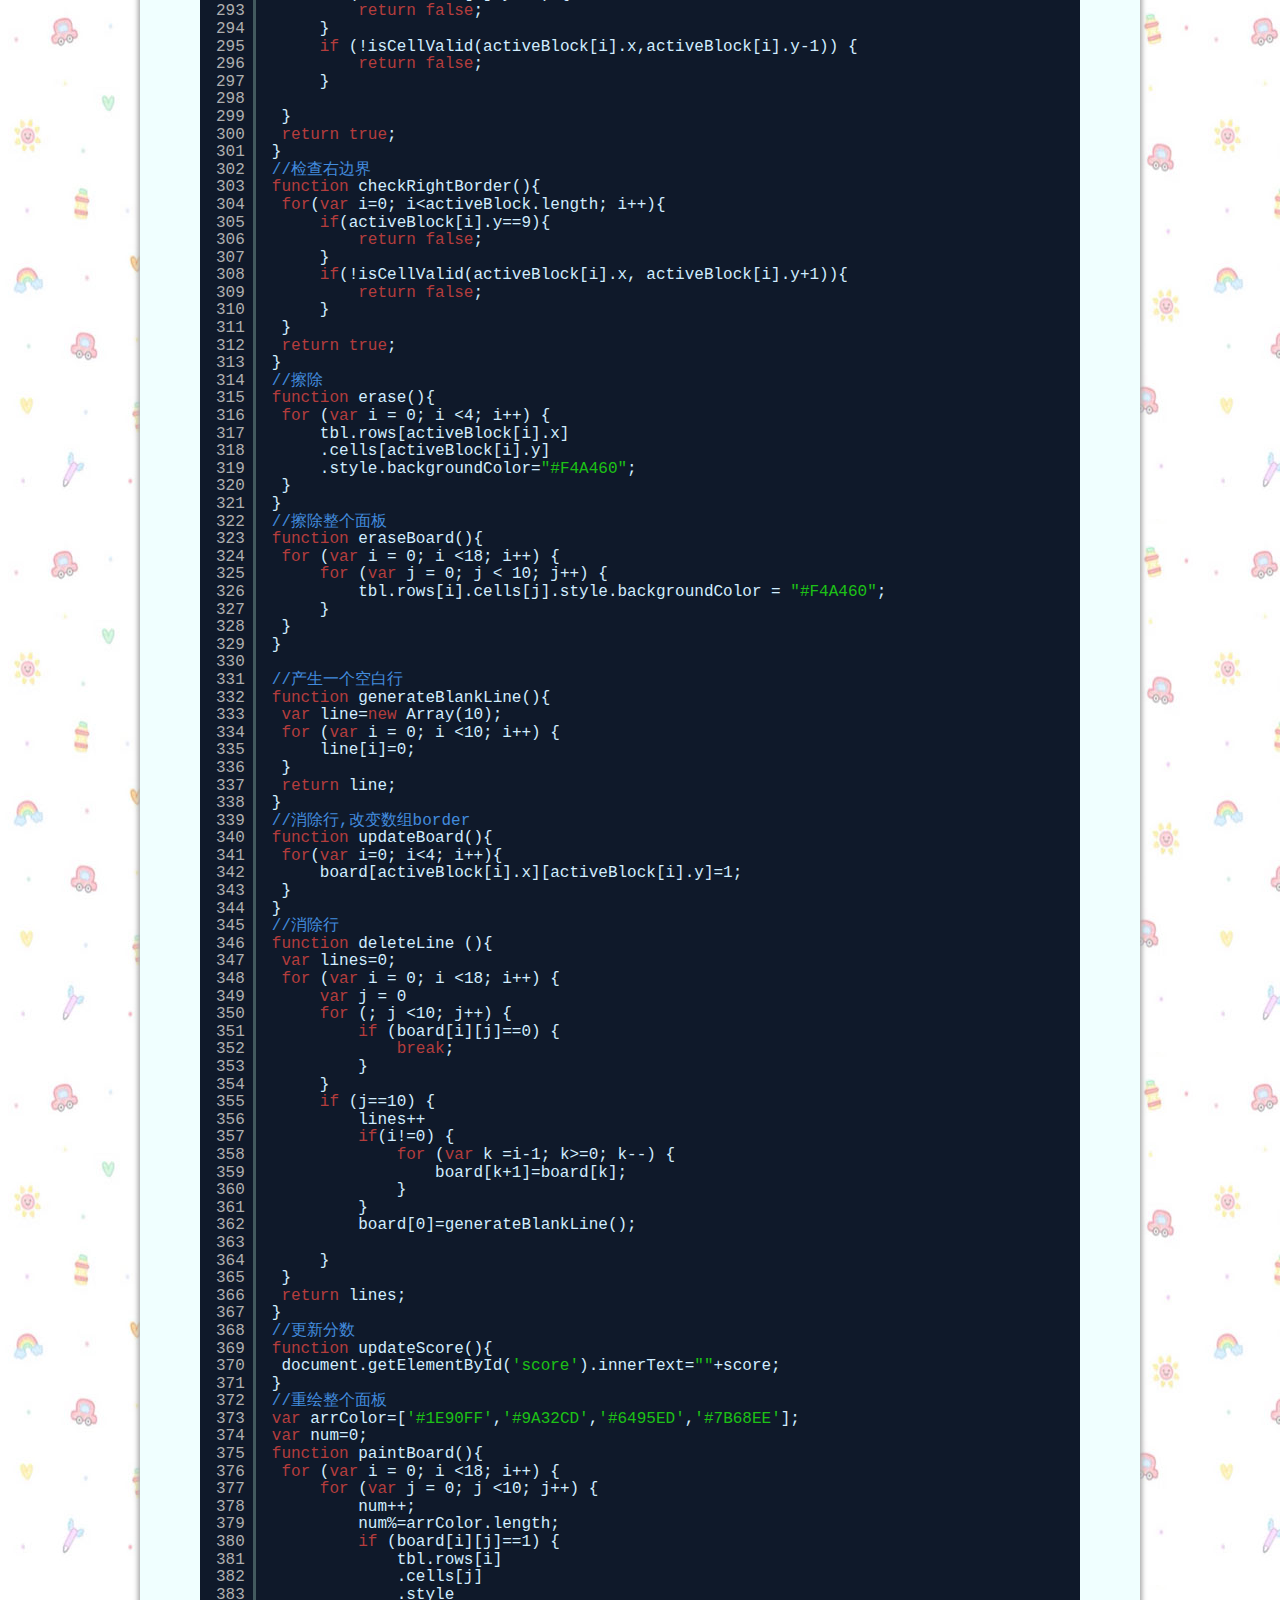
<file: html/blog1.html>
<!DOCTYPE html>
<html lang="en">
<head>
	<meta charset="UTF-8">
	<title>blog</title>
		<!-- font -->
	<link rel="stylesheet" type="text/css" href="../font/iconfont.css">
	<!-- title -->
	<link href="../img/IMG_8125.png" rel="shortcut icon" type="../image/x-icon"/>
	<link rel="stylesheet" type="text/css" href="../css/my.css">
	<link rel="stylesheet" type="text/css" href="../css/index.css">
		<!-- js -->
	<script src="../js/jquery-3.2.1.min.js"></script>
	<script src="../js/index.js"></script>
	<!-- Dm -->
	<link rel="stylesheet" type="text/css" href="../syntaxhighlighter/styles/shCore.css">
	<link rel="stylesheet" type="text/css" href="../syntaxhighlighter/styles/shThemeMidnight.css">
	<script src="../syntaxhighlighter/scripts/shCore.js"></script>
	<script src="../syntaxhighlighter/scripts/shBrushJScript.js"></script>
</head>
<body>

	<!-- 回到顶部 -->
    <div class="top"><i class="iconfont icon-top"></i></div>
    <!-- index -->
	<div class="NaroBlog">
	<header class="header">
		<div class="header-nav">
			<div class="header-nav-log">
				<img src="../img/IMG_8125.png">
			</div>
			<ul class="header-nav-nav">
				<li><a href="../index.html">首页</a></li>
				<li><a href="">BLOG</a></li>
				<li><a href="">随笔</a></li>
				<li><a href="">联系</a></li>
				<li><a href="">收藏</a></li>
				<li><a href="http://naro7l.lofter.com/" target="_blank">LIFE</a></li>
			</ul>					
		</div>
		<div class="header-nav-music">
			<span class="raiseUp header-shadow">music</span>
			<img src="../img/IMG_8128.png">
		</div>
	</header>
	<div id="BlogALL" style="height: 8700px">
		<div class="section-bg" style="height: 8700px"></div>
		<div id="BlogALL-title">
			<a href=""><img src="../img/IMG_8133.JPG"></a>
			<p id="BlogALL-title-small">
				
			</p>
		</div>
		<div id="BlogALL-content" style="height: 8200px">
			<!-- 代码显示 -->
			<div class="heightDm">
				<pre class="brush: js">
					
				</pre>
			</div>
		</div>
	</div>	
    <div id="footer">
	    <iframe src="footer.html" frameborder="0" width="100%" height="80px"></iframe>
	</div>
		
	</div>
	<script src="../js/data.js"></script>
	<script type="text/javascript">
		y+=data.sites[1].title;
        document.getElementById("BlogALL-title-small").innerHTML=y;
        var z="";
        z+='<div class="BlogALL-content-con"><pre>'+data.content[2].data+'</pre></div>';
        document.getElementById("BlogALL-content").innerHTML=z;

	</script>
	   <!-- 初始化高亮 -->
	<script type="text/javascript">
		SyntaxHighlighter.all();
	</script>
</body>
</html>
</file>
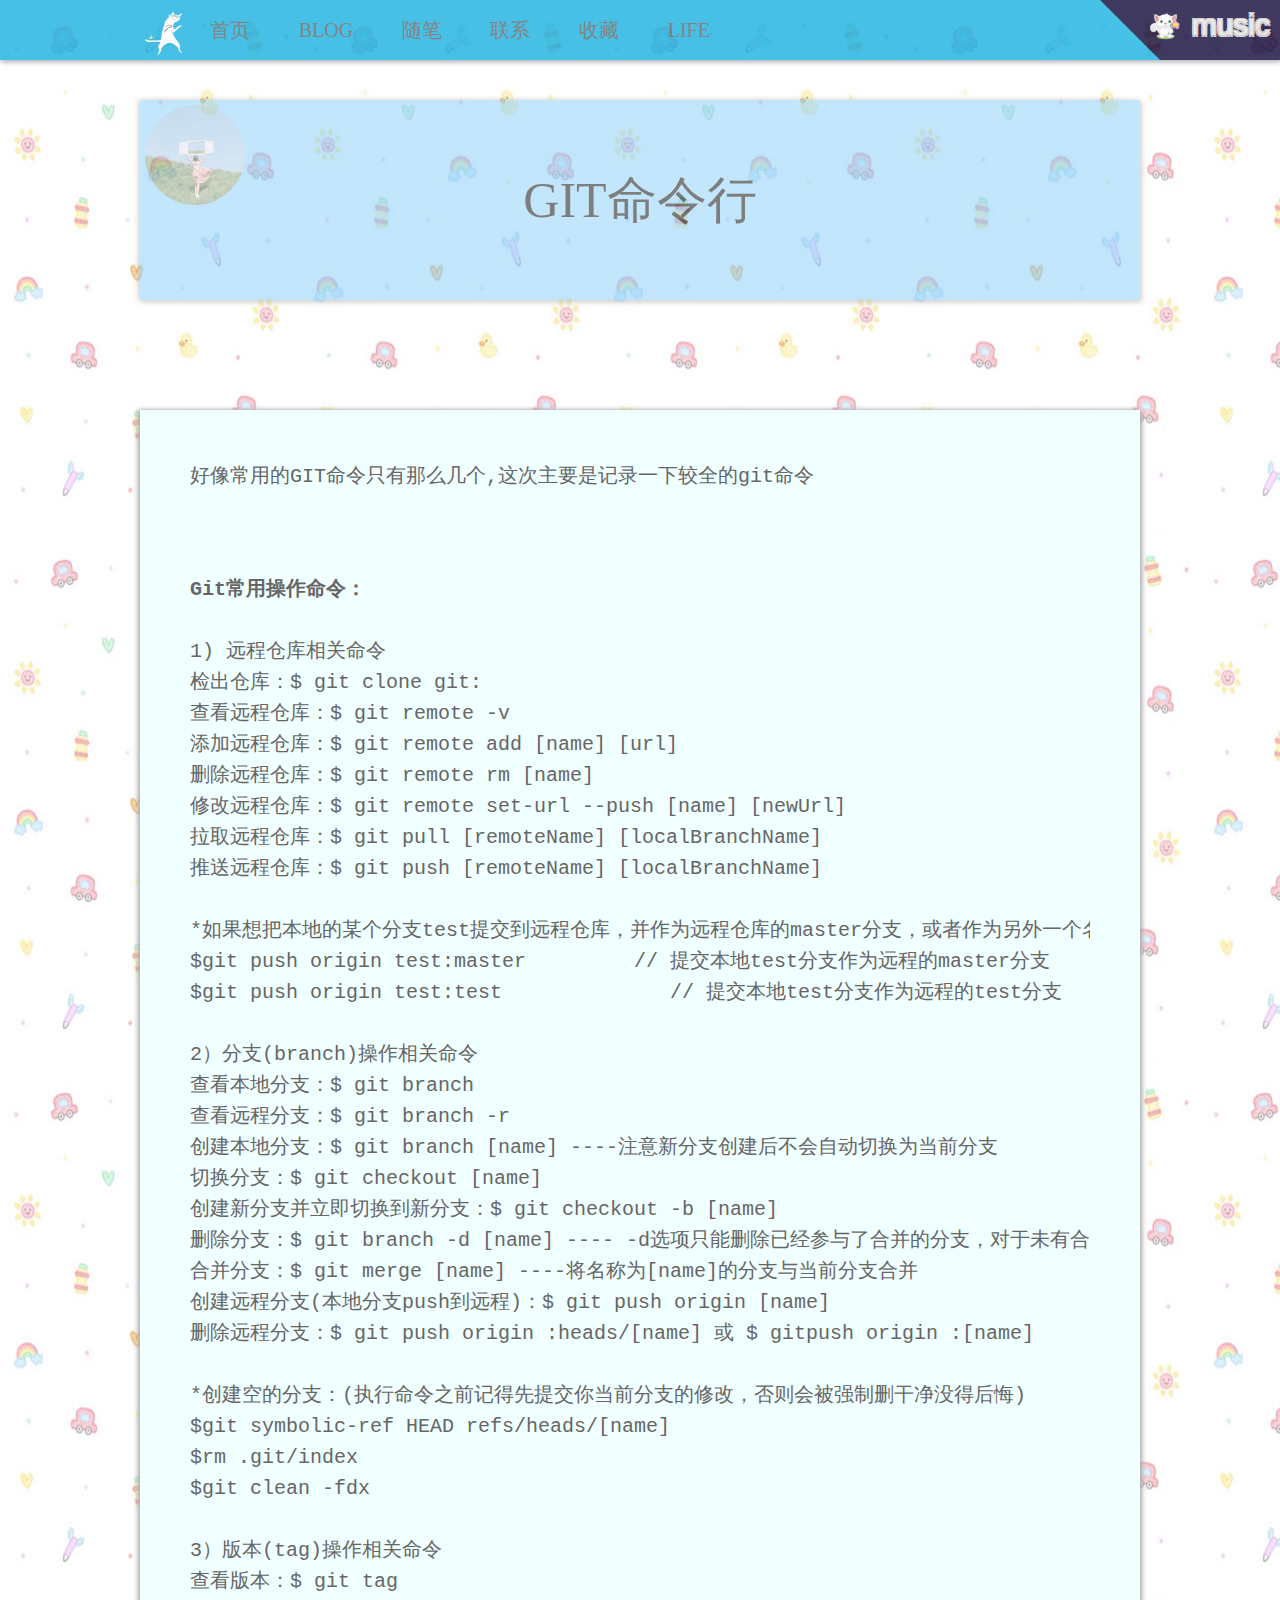
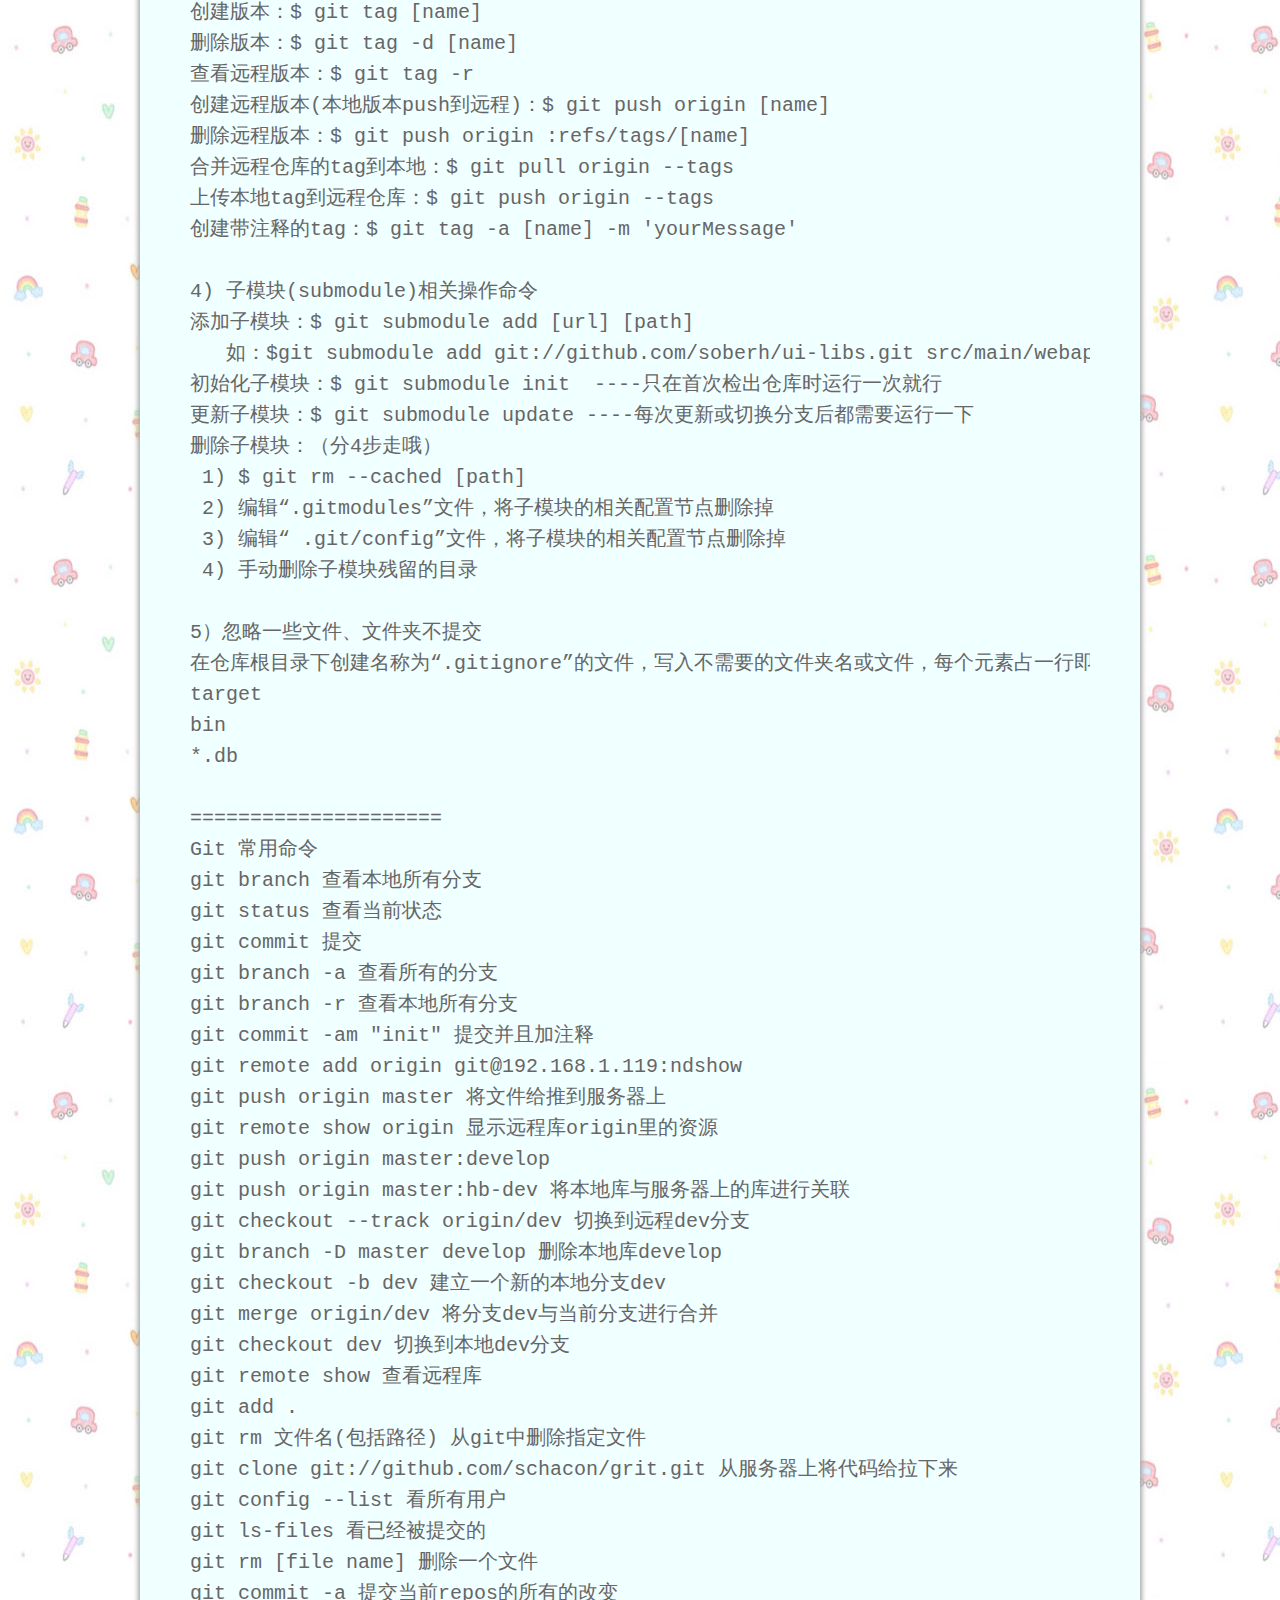
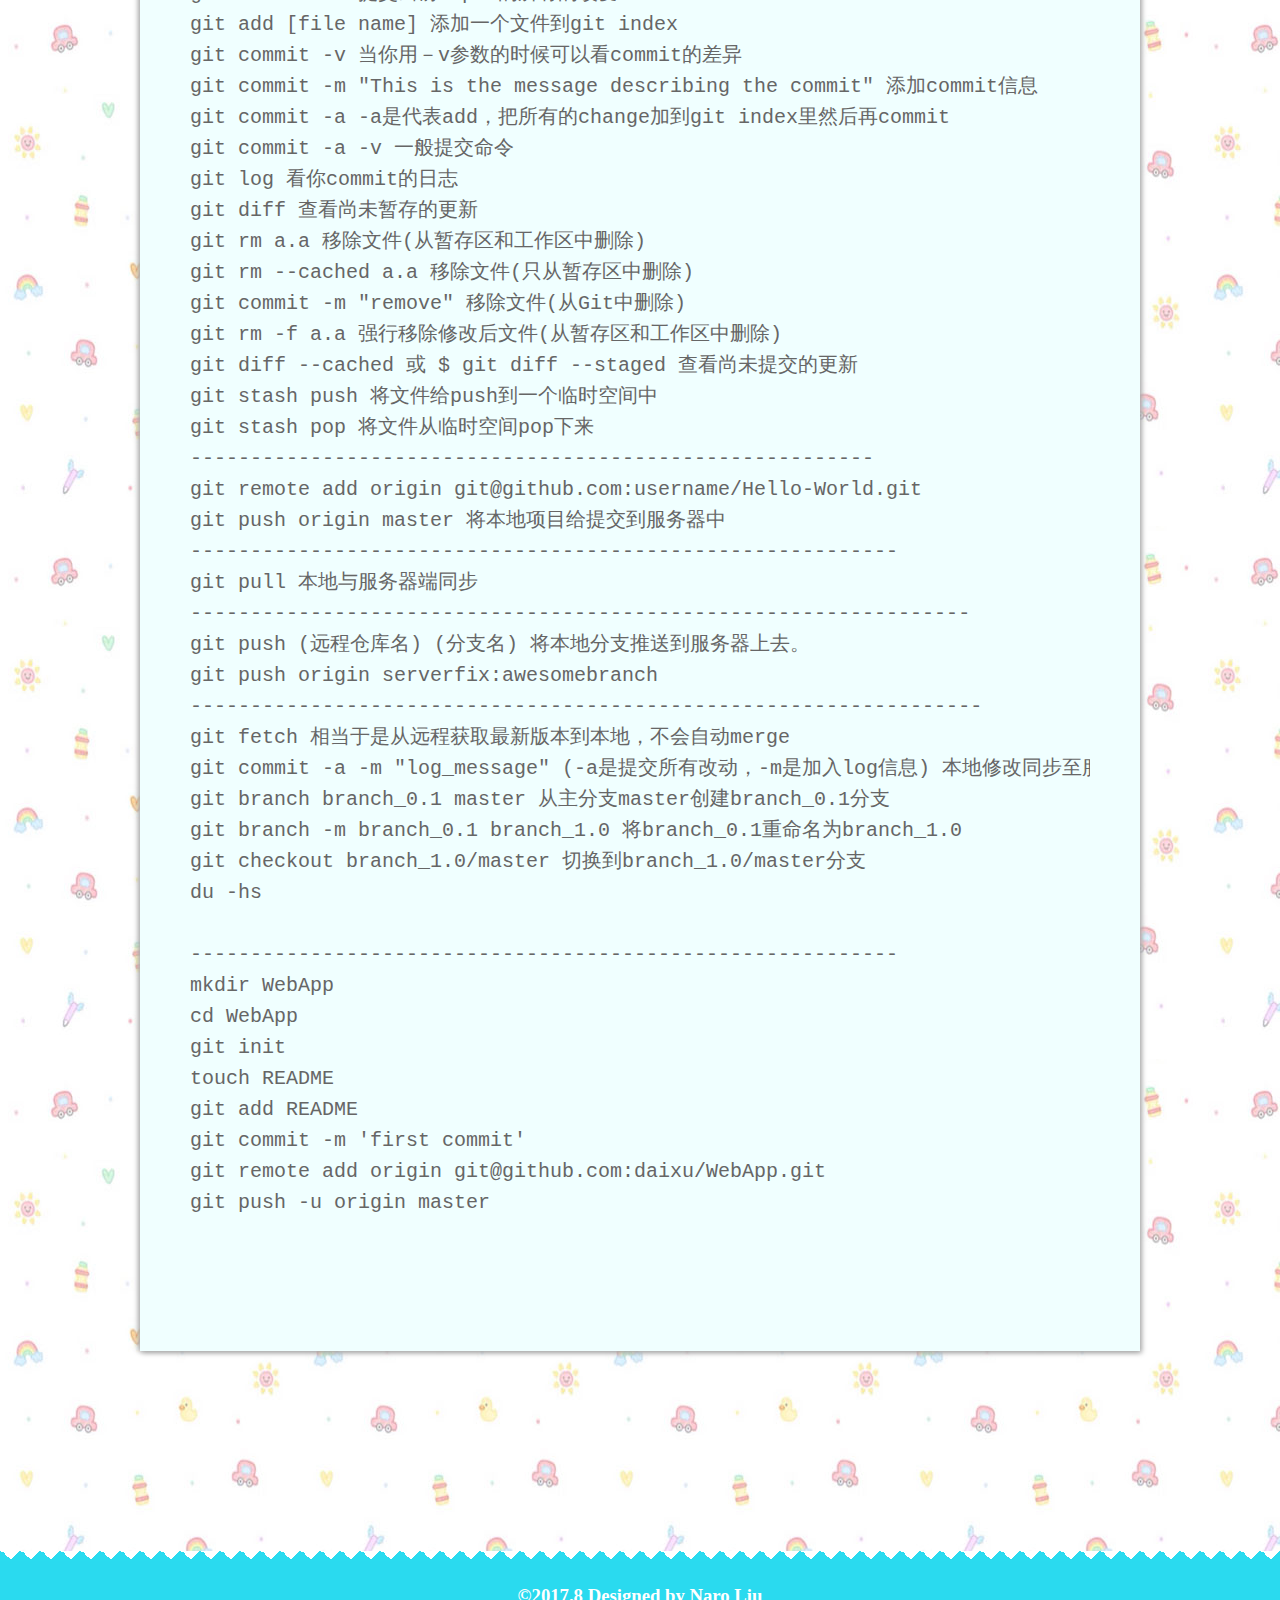
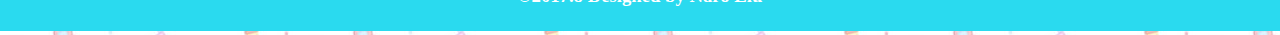
<file: html/blog3.html>
<!DOCTYPE html>
<html lang="en">
<head>
	<meta charset="UTF-8">
	<title>我的新博客</title>
		<!-- font -->
	<link rel="stylesheet" type="text/css" href="../font/iconfont.css">
	<!-- title -->
	<link href="../img/IMG_8125.png" rel="shortcut icon" type="../image/x-icon"/>
	<link rel="stylesheet" type="text/css" href="../css/my.css">
	<link rel="stylesheet" type="text/css" href="../css/index.css">
		<!-- js -->
	<script src="../js/jquery-3.2.1.min.js"></script>
	<script src="../js/index.js"></script>
</head>
<body>
	<!-- 回到顶部 -->
    <div class="top"><i class="iconfont icon-top"></i></div>
    <!-- index -->
	<div class="NaroBlog">
	<header class="header">
		<div class="header-nav">
			<div class="header-nav-log">
				<img src="../img/IMG_8125.png">
			</div>
			<ul class="header-nav-nav">
				<li><a href="../index.html">首页</a></li>
				<li><a href="">BLOG</a></li>
				<li><a href="">随笔</a></li>
				<li><a href="">联系</a></li>
				<li><a href="">收藏</a></li>
				<li><a href="http://naro7l.lofter.com/" target="_blank">LIFE</a></li>
			</ul>					
		</div>
		<div class="header-nav-music">
			<span class="raiseUp header-shadow">music</span>
			<img src="../img/IMG_8128.png">
		</div>
	</header>
	<div id="BlogALL" >
		<div class="section-bg" ></div>
		<div id="BlogALL-title" >
			<a href=""><img src="../img/IMG_8133.JPG"></a>
			<p id="BlogALL-title-small"></p>
		</div>
		<div id="BlogALL-content" >
			
		</div>
	</div>	
    <div id="footer">
	    <iframe src="footer.html" frameborder="0" width="100%" height="80px"></iframe>
	</div>
		
	</div>
	<script src="../js/data.js"></script>
	<script type="text/javascript">
		y+=data.sites[3].title;
		document.getElementById("BlogALL-title-small").innerHTML=y;
		var z="";
		z+='<div class="BlogALL-content-con"><pre>'+data.content[3].data+'</pre></div>';
		document.getElementById("BlogALL-content").innerHTML=z;

	</script>
</body>
</html>
</file>
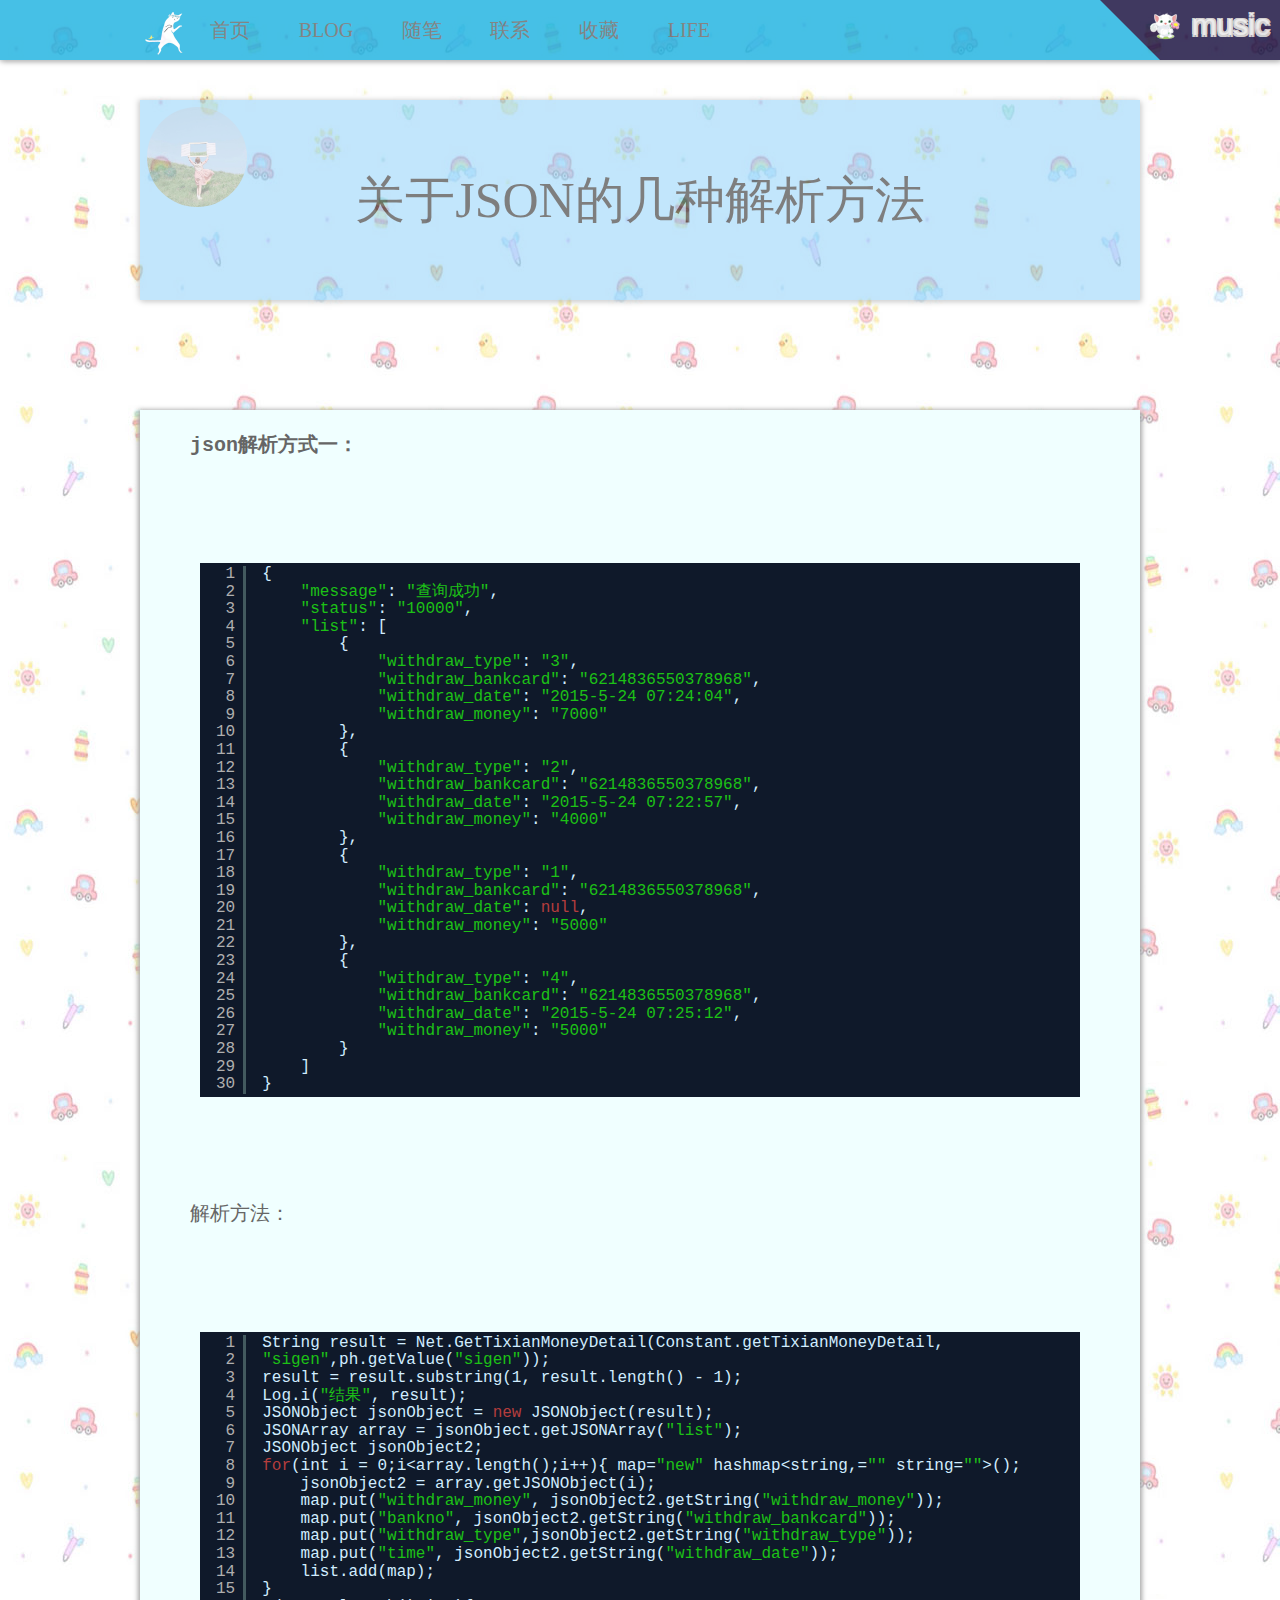
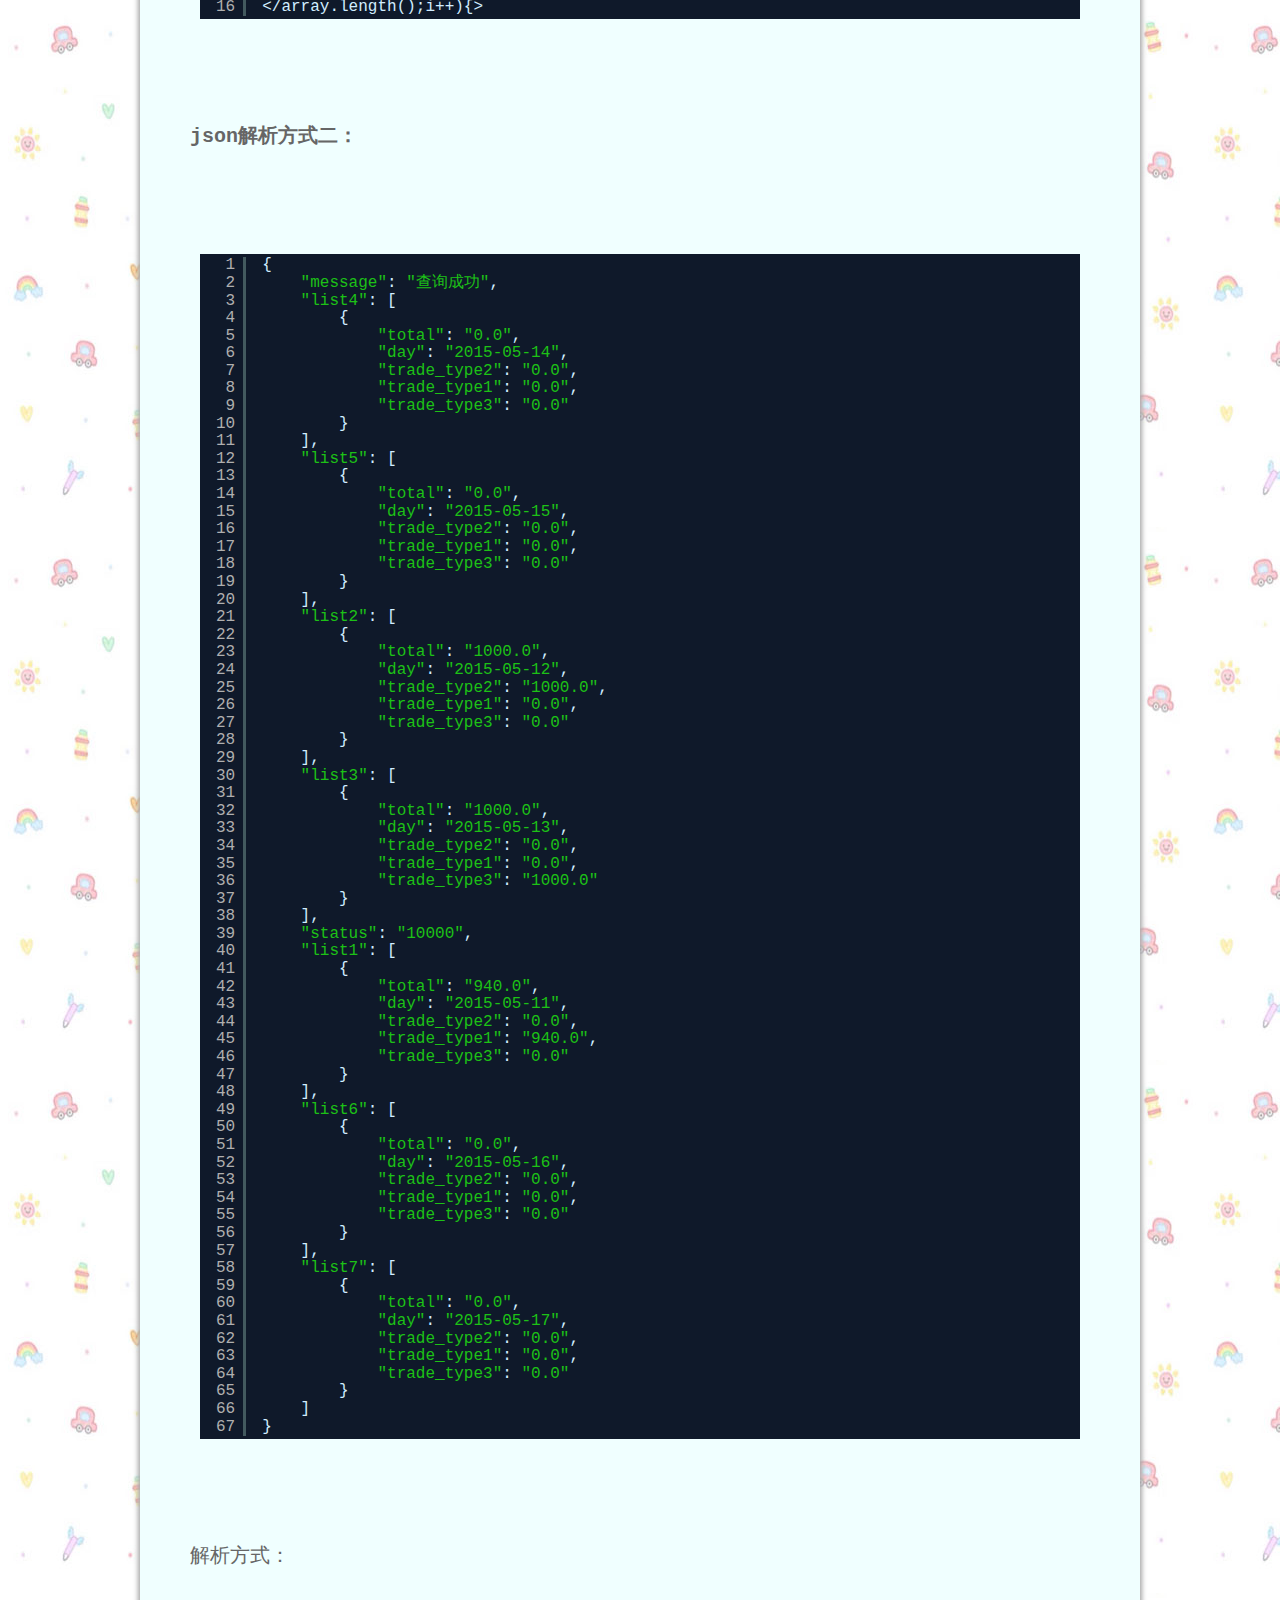
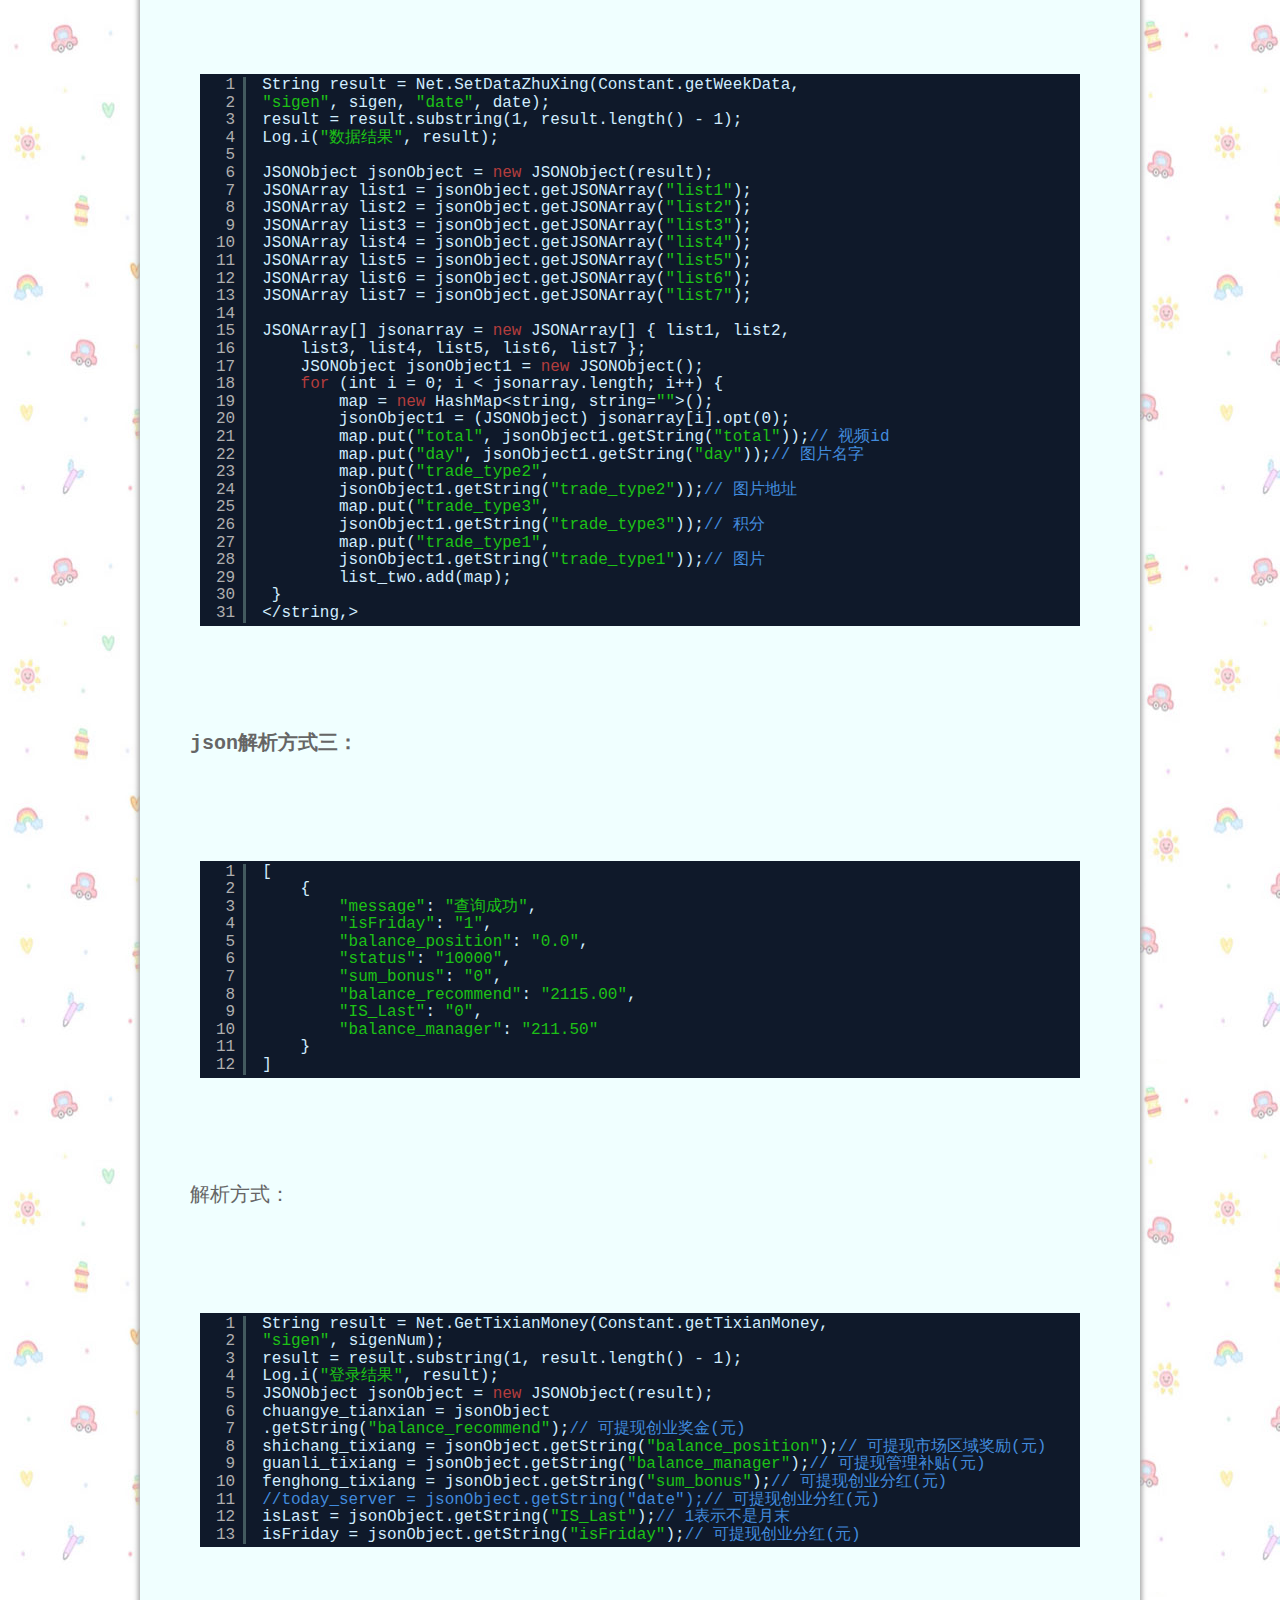
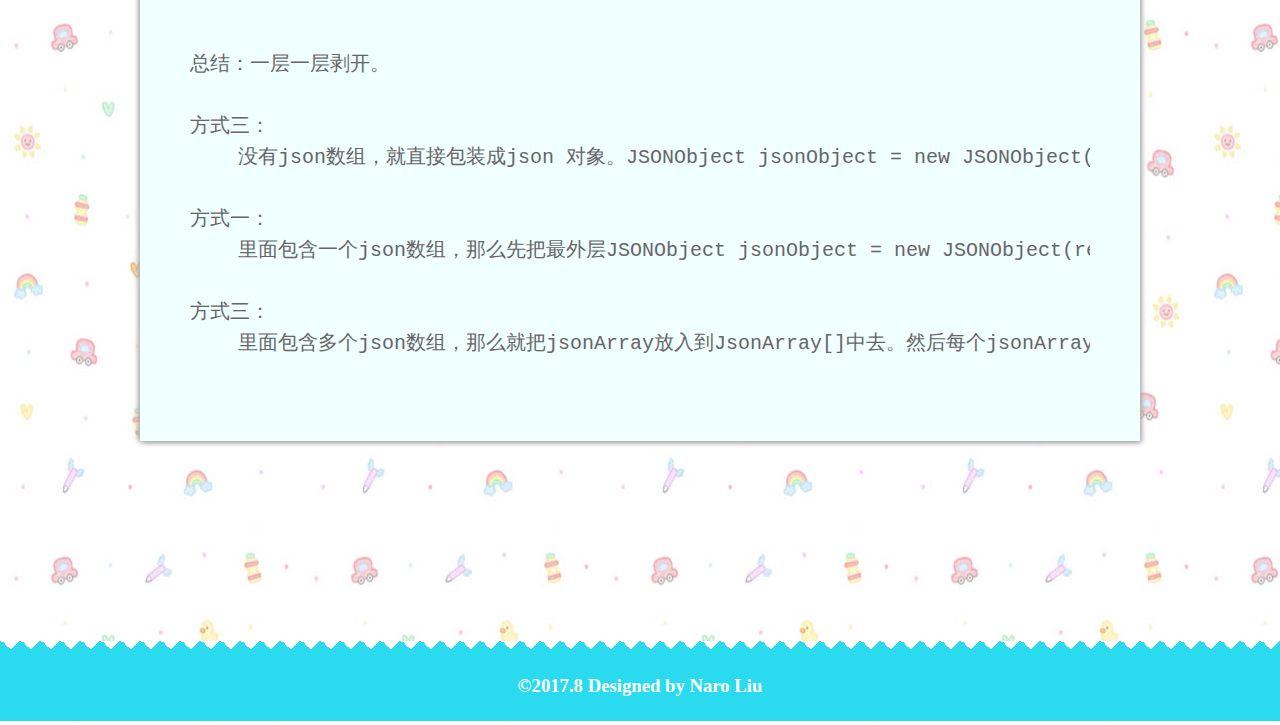
<file: html/blog4.html>
<!DOCTYPE html>
<html lang="en">
<head>
	<meta charset="UTF-8">
	<title>blog</title>
		<!-- font -->
	<link rel="stylesheet" type="text/css" href="../font/iconfont.css">
	<!-- title -->
	<link href="../img/IMG_8125.png" rel="shortcut icon" type="../image/x-icon"/>
	<link rel="stylesheet" type="text/css" href="../css/my.css">
	<link rel="stylesheet" type="text/css" href="../css/index.css">
		<!-- js -->
	<script src="../js/jquery-3.2.1.min.js"></script>
	<script src="../js/index.js"></script>
	<!-- Dm -->
	<link rel="stylesheet" type="text/css" href="../syntaxhighlighter/styles/shCore.css">
	<link rel="stylesheet" type="text/css" href="../syntaxhighlighter/styles/shThemeMidnight.css">
	<script src="../syntaxhighlighter/scripts/shCore.js"></script>
	<script src="../syntaxhighlighter/scripts/shBrushJScript.js"></script>
</head>
<body>

	<!-- 回到顶部 -->
    <div class="top"><i class="iconfont icon-top"></i></div>
    <!-- index -->
	<div class="NaroBlog">
	<header class="header">
		<div class="header-nav">
			<div class="header-nav-log">
				<img src="../img/IMG_8125.png">
			</div>
			<ul class="header-nav-nav">
				<li><a href="../index.html">首页</a></li>
				<li><a href="">BLOG</a></li>
				<li><a href="">随笔</a></li>
				<li><a href="">联系</a></li>
				<li><a href="">收藏</a></li>
				<li><a href="http://naro7l.lofter.com/" target="_blank">LIFE</a></li>
			</ul>					
		</div>
		<div class="header-nav-music">
			<span class="raiseUp header-shadow">music</span>
			<img src="../img/IMG_8128.png">
		</div>
	</header>
	<div id="BlogALL">
		<div class="section-bg"></div>
		<div id="BlogALL-title">
			<a href=""><img src="../img/IMG_8133.JPG"></a>
			<p id="BlogALL-title-small">
				
			</p>
		</div>
		<div id="BlogALL-content">
			<!-- 代码显示 -->
<!-- 			<div class="heightDm">
				<pre class="brush: js">
					
				</pre>
			</div> -->
		</div>
	</div>	
    <div id="footer">
	    <iframe src="footer.html" frameborder="0" width="100%" height="80px"></iframe>
	</div>
		
	</div>
	<script src="../js/data.js"></script>
	<script type="text/javascript">
	// for (var i=data.sites.length-1;i>-1;i--){
		
	
		y+=data.sites[4].title;
        document.getElementById("BlogALL-title-small").innerHTML=y;
        var z="";
        z+='<div class="BlogALL-content-con"><pre>'+data.content[4].data+'</pre></div>';
        document.getElementById("BlogALL-content").innerHTML=z;
    // }
	</script>
	   <!-- 初始化高亮 -->
	<script type="text/javascript">
		SyntaxHighlighter.all();
	</script>
</body>
</html>
</file>
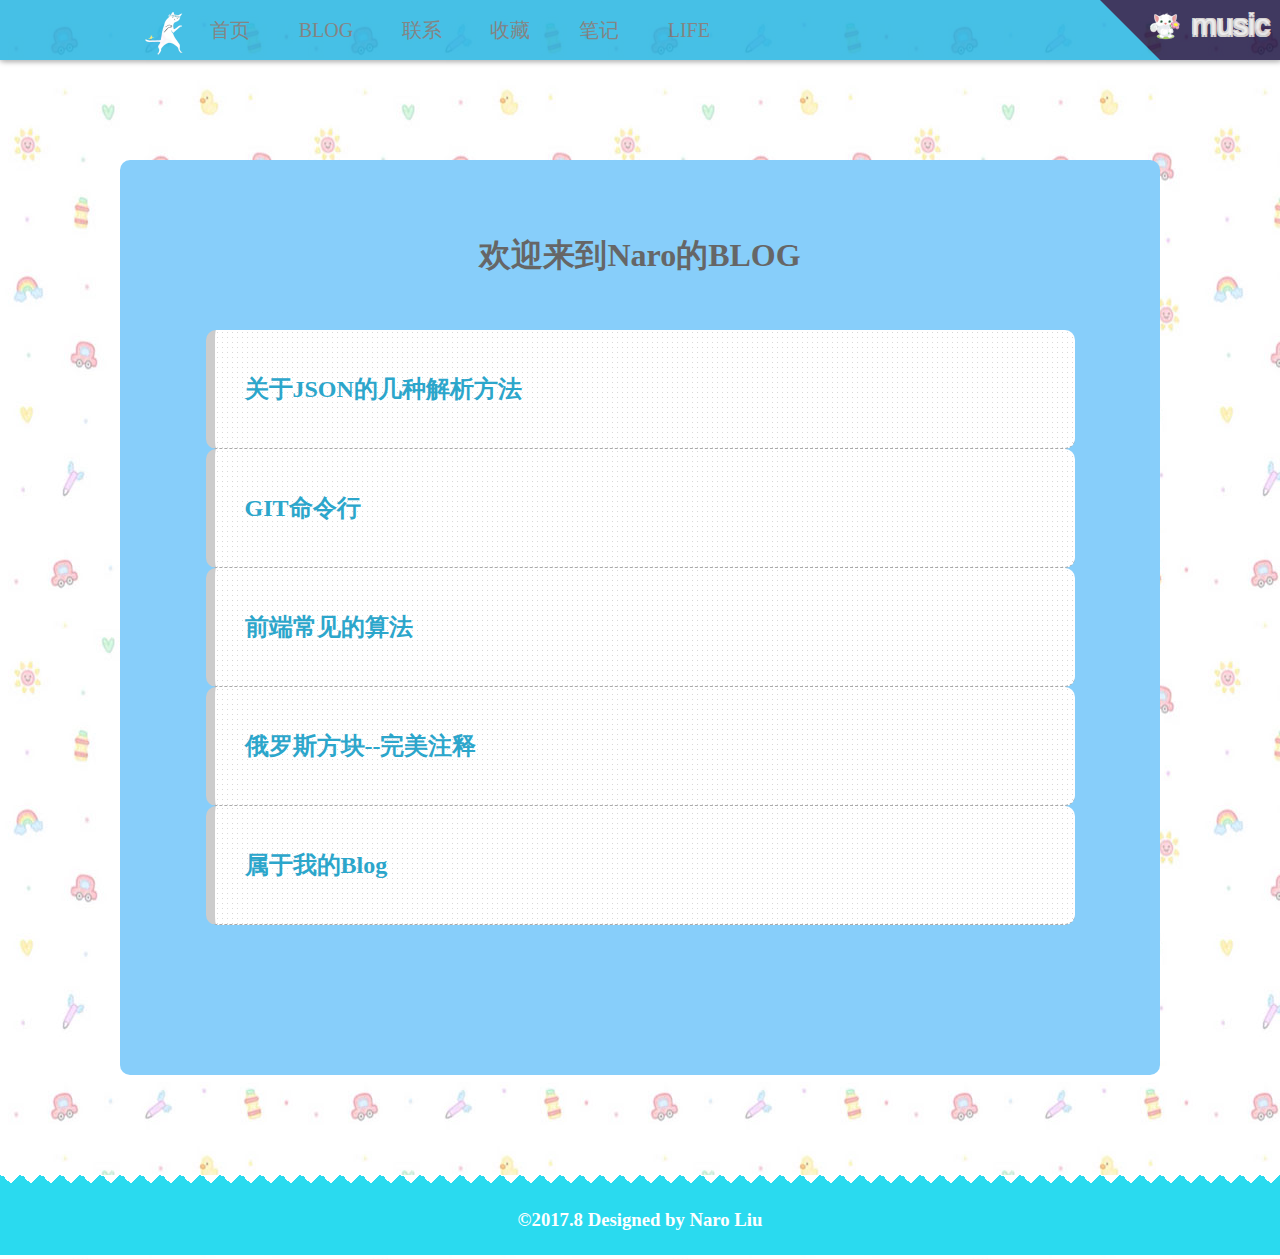
<file: html/BLOGALL.html>
<!DOCTYPE html>
<html lang="en">
<head>
	<meta charset="UTF-8">
	<title>naro ’s blog</title>
	<link rel="icon" href="../img/title.ico" type="image/x-icon">
	<meta name="viewport" content="width=device-width, user-scalable=no, initial-scale=1.0, maximum-scale=1.0, minimum-scale=1.0">
	<!-- font -->
	<link rel="stylesheet" type="text/css" href="../font/iconfont.css">
    
	<!-- css -->
	<link rel="stylesheet" type="text/css" href="../css/my.css">
	<link rel="stylesheet" type="text/css" href="../css/index.css">
</head>
<body>
    <!-- 回到顶部 -->
    <div class="top"><i class="iconfont icon-top"></i></div>
    <!-- index -->
	<div class="NaroBlog">
	<header class="header">
		<div class="header-nav">
			<div class="header-nav-log">
				<img src="../img/IMG_8125.png">
			</div>
			<ul class="header-nav-nav">
				<li><a href="../index.html">首页</a></li>
				<li><a href="../html/BLOGALL.html">BLOG</a></li>
				<li><a href="../html/about.html">联系</a></li>
				<li><a href="../html/collect.html">收藏</a></li>
				<li><a href="http://www.qdfuns.com/house/45862/note">笔记</a></li>
				<li><a href="http://naro7l.lofter.com/" target="_blank">LIFE</a></li>
			</ul>
			<div class="navMobileLogo">
				<img src="../img/nav-more.png">
			</div>					
		</div>
		<div class="header-nav-music">
			<span class="raiseUp header-shadow">music</span>
			<img src="../img/IMG_8128.png">
		</div>

	</header>
	<div class="section">			
			<!-- JSON 内容-->
		
		<div class="section-content" id="section-content-list">
		<div id="blogTitlelist">
			<h1>欢迎来到Naro的BLOG</h1>
		</div>
		 <!-- <div id="bloglist"></div> -->
		</div>
	</div>
    <div id="footer">
		<iframe src="footer.html" frameborder="0" width="100%" height="80px"></iframe>
	</div>
		
	</div>
<script src="../js/jquery-3.2.1.min.js"></script>
<script src="../js/index.js"></script>
<script src="../js/data.js"></script>
<script type="text/javascript">
var x="";
	for(var i=data.sites.length-1;i>-1;i--){
	x+='<div id="bloglist" class="post-list-item"><a href="blog'+i+'.html"><h2>'+data.sites[i].title+'</h2></a></div>';
    
}

document.getElementById("section-content-list").innerHTML+=x;
</script>
</body>
</html>
</file>
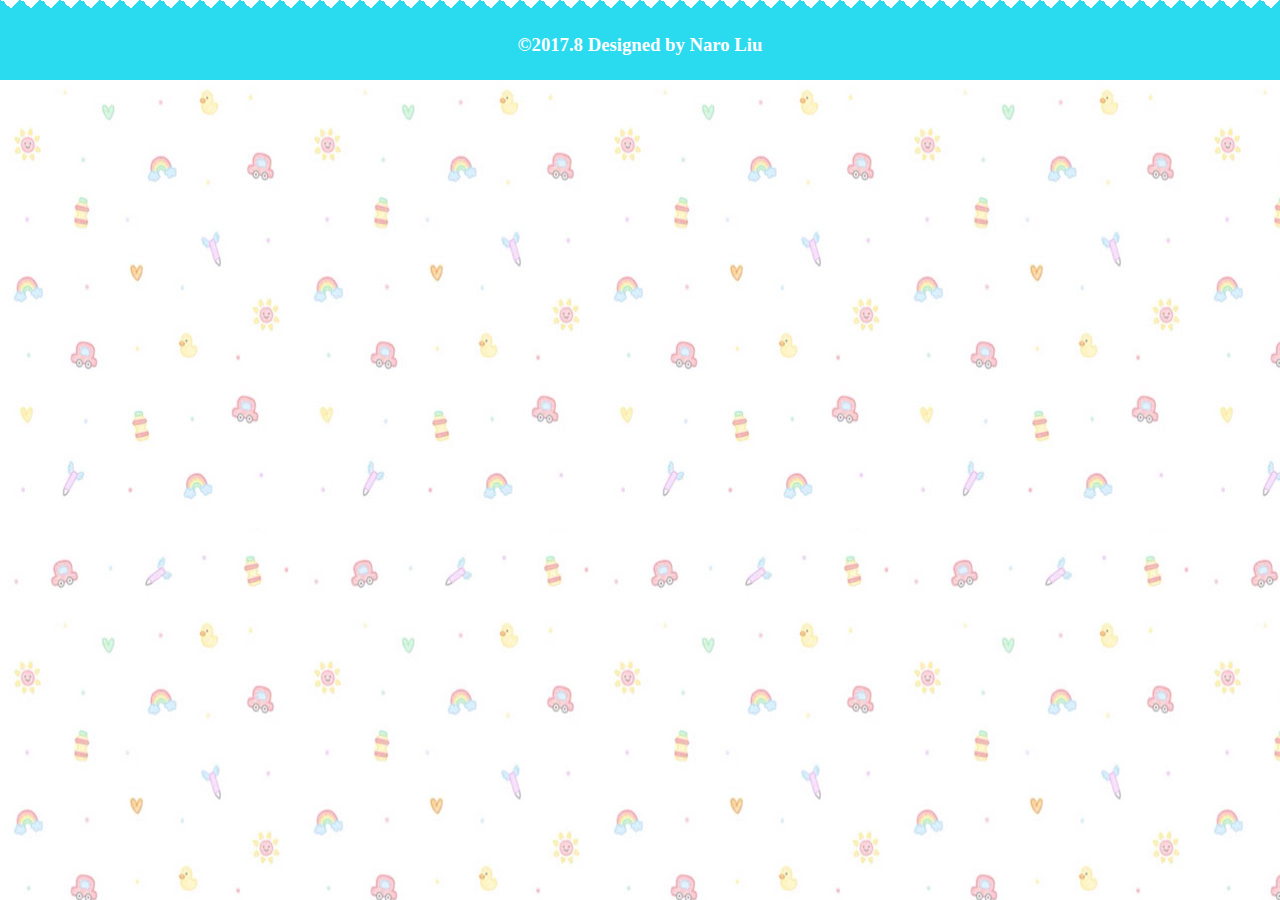
<file: html/footer.html>
<!DOCTYPE html>
<html lang="en">
<head>
	<meta charset="UTF-8">
	<title>footer</title>
		<link rel="stylesheet" type="text/css" href="../css/my.css">
	<link rel="stylesheet" type="text/css" href="../css/index.css">
</head>
<body>
	<footer class="footer">
			<div class="footer-nav-top"></div>
			<div class="footer-nav-bom">
				<h3>&copy;2017.8 Designed by Naro Liu</h3>
				<p></p>
			</div>
		</footer>
</body>
</html>
</file>
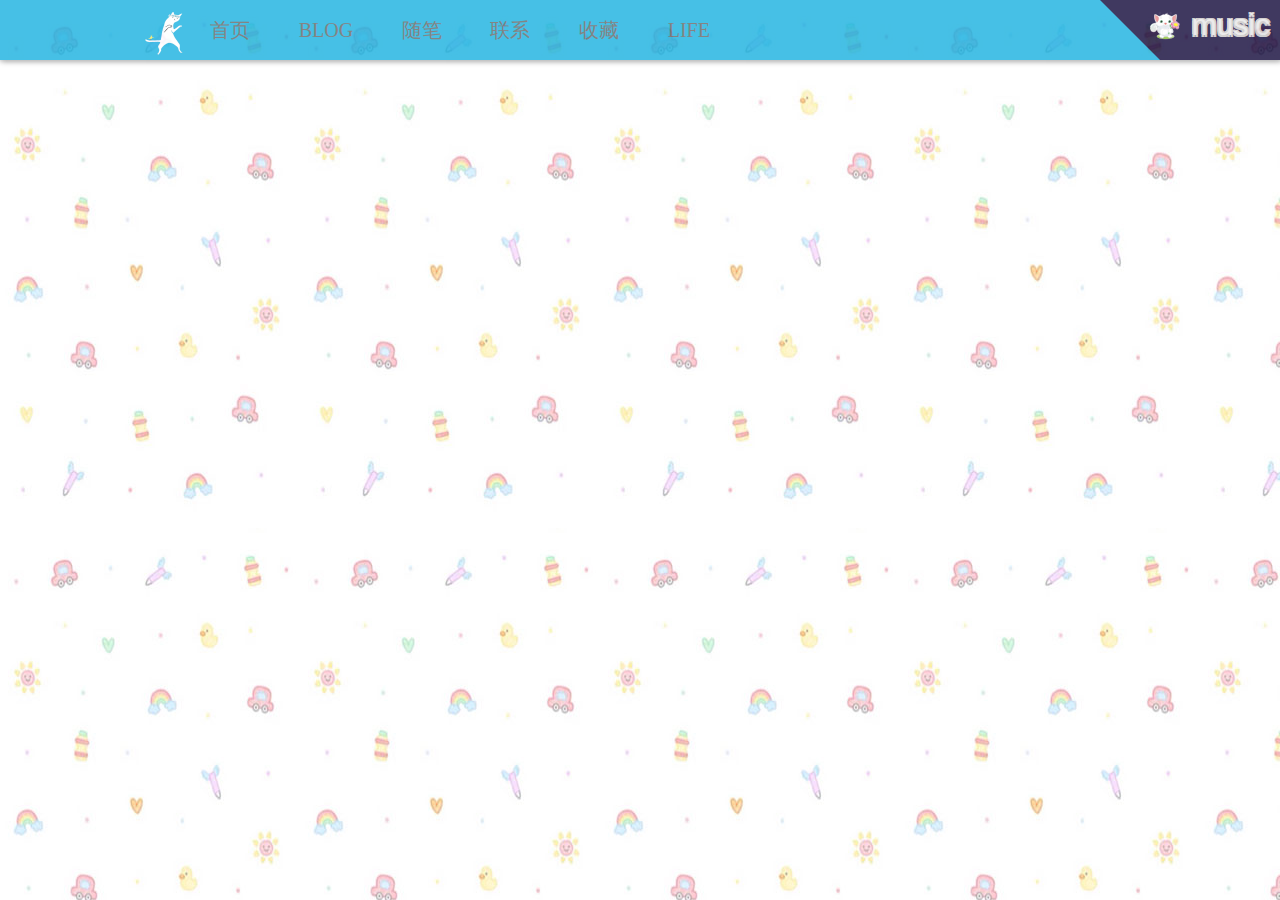
<file: html/header.html>
<!DOCTYPE html>
<html lang="en">
<head>
	<meta charset="UTF-8">
	<title>HEADER</title>
	<link rel="stylesheet" type="text/css" href="../css/my.css">
	<link rel="stylesheet" type="text/css" href="../css/index.css">
		<!-- js -->
	<script src="../js/jquery-3.2.1.min.js"></script>
	<script src="../js/index.js"></script>
</head>
<body>
	<header class="header">
		<div class="header-nav">
			<div class="header-nav-log">
				<img src="../img/IMG_8125.png">
			</div>
			<ul class="header-nav-nav">
				<li><a href="file:///C:/Users/msi/Desktop/pinkblog/Blog/index.html">首页</a></li>
				<li><a href="">BLOG</a></li>
				<li><a href="">随笔</a></li>
				<li><a href="">联系</a></li>
				<li><a href="">收藏</a></li>
				<li><a href="http://naro7l.lofter.com/" target="_blank">LIFE</a></li>
			</ul>					
		</div>
		<div class="header-nav-music">
			<span class="raiseUp header-shadow">music</span>
			<img src="../img/IMG_8128.png">
		</div>
	</header>
</body>
</html>
</file>
<file: font/iconfont.css>
@font-face {font-family: "iconfont";
  src: url('iconfont.eot?t=1505110417541'); /* IE9*/
  src: url('iconfont.eot?t=1505110417541#iefix') format('embedded-opentype'), /* IE6-IE8 */
  url('[data-uri]') format('woff'),
  url('iconfont.ttf?t=1505110417541') format('truetype'), /* chrome, firefox, opera, Safari, Android, iOS 4.2+*/
  url('iconfont.svg?t=1505110417541#iconfont') format('svg'); /* iOS 4.1- */
}

.iconfont {
  font-family:"iconfont" !important;
  font-size:20px;
  font-style:normal;
  -webkit-font-smoothing: antialiased;
  -moz-osx-font-smoothing: grayscale;
  margin: 5px;
  color: #666;
}
.icon-top {
    font-size: 50px;
    position: absolute;
    left: 18px;
    top: 15px;
}
.icon-top:before { content: "\e626"; }

.icon-zhihu:before { content: "\e69a"; }

.icon-Git:before { content: "\e61c"; }

.icon-icon-:before { content: "\e659"; }

.icon-qq:before { content: "\e600"; }

.icon-weibo:before { content: "\e63f"; }
</file>
<file: css/my.css>
body,html,ul,li,ol,a,h1,h2,h3,h4,h5,h6,p{margin: 0;padding: 0;}
body{width: 100%;height: 100%;font: 16px 'PT Serif', 'STZhongsong', '华文中宋', 'Microsoft Yahei', serif;}
html{width: 100%;height: auto;}
li{list-style: none;cursor: pointer;}
a{text-decoration: none;}
span{cursor: pointer;}
.block{display: block;}
.none{display: none;}
</file>
<file: css/index.css>
@charset "UTF-8";
/*top */
.top {
  width: 80px;
  height: 80px;
  background-color: rgba(0, 0, 0, 0.2);
  border-radius: 10px;
  position: fixed;
  bottom: 10%;
  right: 1%;
  display: none; }

/* header */
.header {
  width: 100%;
  height: 60px;
  background-color: #19b1e0;
  opacity: 0.8;
  box-shadow: 2px 2px 5px #aaa, -2px 0 5px #aaa; }

.header-nav {
  max-width: 1000px;
  height: 60px;
  position: relative;
  left: 0;
  right: 0;
  margin: 0 auto; }
  .header-nav .header-nav-log {
    float: left;
    width: 50px;
    height: 50px;
    margin-top: 5px;
    margin-right: 20px; }
    .header-nav .header-nav-log img {
      width: 50px;
      height: 50px; }
  .header-nav .header-nav-nav {
    width: 50%;
    height: 60px;
    line-height: 60px;
    display: flex;
    justify-content: space-between; }
    .header-nav .header-nav-nav li {
      font-family: "Microsoft YaHei";
      float: left;
      color: #666;
      font-size: 20px; }
      .header-nav .header-nav-nav li:hover {
        border-bottom: 1px solid #fff; }
      .header-nav .header-nav-nav li a {
        color: #666; }
  .header-nav .navMobile {
    width: 200px;
    position: absolute;
    right: 0;
    top: 60px;
    background-color: #ccc;
    border-radius: 5px;
    z-index: 66666666; }
    .header-nav .navMobile li {
      padding: 10px 20px;
      text-align: center; }
      .header-nav .navMobile li a {
        text-align: center; }

.header-nav-music {
  position: absolute;
  right: 0;
  top: 0;
  width: 180px;
  height: 60px;
  background-color: #110839; }
  .header-nav-music::after {
    content: "";
    width: 0;
    height: 0;
    position: absolute;
    left: 0;
    top: 0;
    border: 30px solid #19b1e0;
    border-color: transparent transparent #19b1e0 #19b1e0; }
  .header-nav-music > img {
    position: absolute;
    top: 0;
    right: 95px;
    cursor: pointer; }
  .header-nav-music > span {
    display: inline-block;
    position: absolute;
    top: 0;
    right: 10px;
    color: #e7e7e7;
    font-size: 30px;
    height: 50px;
    line-height: 50px;
    font-family: "Francois One", Helvetica, Arial, sans-serif;
    text-shadow: 1.5px 1.5px 0 #cac6c5, -1.5px -1.5px 0 #cac6c5, -1.5px -1.5px 0 #cac6c5, -1.5px 1.5px 0 #cac6c5, 1.5px -1.5px 0 #cac6c5;
    transition: all 400ms ease-in-out; }

.navMobileLogo {
  position: absolute;
  right: 2%;
  z-index: 666;
  top: 25%;
  display: none; }

.raiseUp:hover {
  transform: translate(-9px, -9px);
  text-shadow: 1.5px 1.5px 0 #333, 0px 1.5px 0 #333, -1.5px -1.5px 0 #333, -1.5px -1.5px 0 #333, -1.5px 1.5px 0 #333, 1.5px -1.5px 0 #333, 0.77782px 0.77782px 0 #aaaaaa, 1.55563px 1.55563px 0 #aaaaaa, 2.33345px 2.33345px 0 #aaaaaa, 3.11127px 3.11127px 0 #aaaaaa, 3.88909px 3.88909px 0 #aaaaaa; }

.header--shadow:hover {
  transform: translate(5px, 0); }

/*section */
.section {
  margin: 0 auto;
  width: 100%; }

body {
  width: 100%;
  height: 100%;
  background-image: url(../img/IMG_8144.jpg); }

.section-content {
  width: 1000px;
  margin: 100px auto; }
  .section-content .section-content-content {
    width: 100%;
    background: #eee;
    margin: 50px auto;
    border-radius: 20px;
    box-shadow: 2px 2px 5px #ccc, -2px -2px 5px #ccc; }

.section-header a {
  text-align: center;
  font-size: 20px;
  color: #19b1e0; }

.section-meta a span {
  text-align: center;
  color: #aaa;
  font-size: 15px;
  margin-left: 15px; }

.section-con {
  margin: 0 auto;
  width: 900px;
  height: 150px; }
  .section-con > a > img {
    width: 100%;
    height: 150px; }
  .section-con a {
    display: block;
    text-align: center;
    width: 100%;
    margin: 15px auto; }
    .section-con a > p {
      font-family: "YouYuan";
      font-size: 18px;
      line-height: 22px; }

.section-footer a {
  color: #aaa;
  font-size: 15px; }
  .section-footer a > p {
    margin-left: 15px;
    text-decoration: underline;
    margin-bottom: 10px; }
  .section-footer a > span {
    color: #19b1e0;
    margin-left: 15px; }

/*footer */
footer {
  width: 100%;
  height: 80px;
  position: relative;
  left: 0;
  right: 0;
  bottom: 0; }

.footer-nav-top {
  width: 100%;
  height: 10px;
  background: transparent url(../img/footer.png) repeat-x scroll 0 0; }

.footer-nav-bom {
  width: 100%;
  height: 70px;
  background-color: #2adaef; }
  .footer-nav-bom h3 {
    text-align: center;
    color: #fff;
    height: 50px;
    line-height: 50px;
    padding-top: 10px; }

/*blog */
#BlogALL {
  margin: 0 auto;
  width: 100%; }

#BlogALL-content {
  margin: 350px auto 200px;
  width: 1000px;
  background-color: #f0ffff;
  box-shadow: 2px 2px 5px #aaa, -2px 0 5px #aaa; }

#BlogALL-title {
  position: absolute;
  left: 0;
  right: 0;
  top: 100px;
  margin: auto;
  width: 1000px;
  height: 200px;
  background-color: #87cefa;
  opacity: 0.5;
  box-shadow: 2px 2px 5px #aaa, -2px 0 5px #aaa;
  overflow: hidden; }
  #BlogALL-title > a {
    display: block;
    position: absolute;
    width: 100px;
    height: 100px;
    border-radius: 50%;
    z-index: 999;
    display: none; }
    #BlogALL-title > a > img {
      width: 100px;
      height: 100px;
      border-radius: 50%; }

#BlogALL-title-small {
  text-align: center;
  position: absolute;
  font-size: 50px;
  height: 200px;
  line-height: 200px;
  left: 0;
  right: 0;
  margin: 0 auto;
  z-index: 1000; }

.BlogALL-content-con {
  width: 900px;
  font-size: 20px;
  line-height: 31px;
  overflow: hidden;
  word-wrap: break-word;
  margin: 30px 50px;
  font-family: "PingFang TC,Avenir Next,Helvetica,Arial,Hiragino Sans GB,Microsoft YaHei,sans-serif";
  color: #666; }

#bloglist {
  width: 800px;
  height: 100px;
  margin: 0 auto;
  background-image: url(../img/bg-0004.jpg); }

#blogTitlelist {
  width: 1000px;
  height: 150px;
  line-height: 150px;
  margin: 0 auto; }
  #blogTitlelist h1 {
    text-align: center;
    color: #666; }

#section-content-list {
  width: 1000px;
  margin: 100px auto;
  background-color: #87cefa;
  padding: 20px;
  padding-bottom: 150px;
  border-radius: 10px; }

.post-list-item {
  display: block;
  padding: 8px 30px 10px 30px;
  border-radius: 10px;
  margin-bottom: 3px;
  border-bottom: 1px dashed #aaa;
  border-left: 0.6em solid #ccc;
  transition: 0.45s ease;
  -webkit-transition: 0.45s ease;
  -moz-transition: 0.45s ease;
  -o-transition: 0.45s ease; }
  .post-list-item:hover {
    border-left: 0.6em solid #483d8b; }
  .post-list-item h2 {
    color: #2ca6cb;
    margin: 35px 0 8px 0;
    cursor: pointer; }

#section-content-about {
  margin: 100px auto;
  background-color: #fff;
  border: 1px solid #87cefa;
  border-radius: 10px; }
  #section-content-about img {
    width: 100%; }
  #section-content-about p {
    color: #666;
    margin: 20px;
    height: 50px;
    line-height: 25px; }

.aboutmiss {
  width: 100%;
  margin: 10px auto;
  text-align: center; }

.vb-a {
  position: relative; }

.vb {
  display: inline-block;
  width: 50px;
  height: 30px;
  line-height: 30px;
  color: #fff;
  background-color: #aaa;
  text-align: center;
  position: absolute;
  left: -8px;
  bottom: 40px;
  display: none; }
  .vb::before {
    content: "";
    width: 0;
    height: 0;
    border: 10px solid #eee;
    border-color: #aaa transparent transparent transparent;
    position: absolute;
    left: 13px;
    bottom: -20px; }

.collectall {
  margin: 20px auto;
  border: 1px solid #87cefa;
  background-color: #fff;
  padding: 20px;
  background-image: url(../img/bg-0004.jpg); }
  .collectall h3 {
    text-align: center;
    color: #666; }

.collectall-con {
  margin-top: 15px; }

.smalltit {
  display: inline-block;
  color: #00b2ee;
  font-size: 20px; }

#section-content-collect {
  position: relative; }

.showcollectall {
  position: absolute;
  right: 100px;
  top: 30%;
  width: 300px;
  height: 200px; }

/*代码高亮 */
.heightDm {
  margin: 20px 10px; }

/*分页 */
.page {
  width: 1000px;
  margin: -100px auto;
  overflow: hidden;
  text-align: center; }

.changecolor {
  border-bottom: 1px solid #19b1e0; }

@media (max-width: 1024px) {
  .section {
    width: 80%; }

  .section-content {
    width: 100%; }

  .section-con {
    width: 100%; }

  #section-content-list {
    width: 100%; }

  #blogTitlelist {
    width: 100%; }

  #bloglist {
    width: 80%; } }
@media (max-width: 768px) {
  .header-nav-music {
    display: none; }

  .header-nav-nav {
    display: none !important; }

  .section {
    width: 80%; }

  .section-content {
    width: 100%; }

  .section-con {
    width: 100%; }

  .navMobile {
    display: block; }

  .navMobileLogo {
    display: block; } }
@media (max-width: 600px) {
  .section-header a h1 {
    font-size: 20px;
    margin: 10px 20px; }

  #section-content-list {
    padding: 0;
    padding-bottom: 30px; }

  #blogTitlelist h1 {
    font-size: 25px; }

  #bloglist {
    width: 66%; }

  .showcollectall {
    right: 0;
    color: #fff; } }
@media (max-width: 320px) {
  #blogTitlelist {
    height: 90px;
    line-height: 40px; }

  .showcollectall {
    width: 250px; } }
/*font */
.icon-top {
  font-size: 50px;
  position: absolute;
  left: 18px;
  top: 15px; }

/*# sourceMappingURL=index.css.map */
</file>
<file: syntaxhighlighter/styles/shCore.css>
/**
 * SyntaxHighlighter
 * http://alexgorbatchev.com/SyntaxHighlighter
 *
 * SyntaxHighlighter is donationware. If you are using it, please donate.
 * http://alexgorbatchev.com/SyntaxHighlighter/donate.html
 *
 * @version
 * 3.0.83 (July 02 2010)
 * 
 * @copyright
 * Copyright (C) 2004-2010 Alex Gorbatchev.
 *
 * @license
 * Dual licensed under the MIT and GPL licenses.
 */
.syntaxhighlighter a,
.syntaxhighlighter div,
.syntaxhighlighter code,
.syntaxhighlighter table,
.syntaxhighlighter table td,
.syntaxhighlighter table tr,
.syntaxhighlighter table tbody,
.syntaxhighlighter table thead,
.syntaxhighlighter table caption,
.syntaxhighlighter textarea {
  -moz-border-radius: 0 0 0 0 !important;
  -webkit-border-radius: 0 0 0 0 !important;
  background: none !important;
  border: 0 !important;
  bottom: auto !important;
  float: none !important;
  height: auto !important;
  left: auto !important;
  line-height: 1.1em !important;
  margin: 0 !important;
  outline: 0 !important;
  overflow: visible !important;
  // padding: 0 !important;
  padding:1px 0 !important;
  position: static !important;
  right: auto !important;
  text-align: left !important;
  top: auto !important;
  vertical-align: baseline !important;
  width: auto !important;
  box-sizing: content-box !important;
  font-family: "Consolas", "Bitstream Vera Sans Mono", "Courier New", Courier, monospace !important;
  font-weight: normal !important;
  font-style: normal !important;
  font-size: 1rem !important;
  min-height: inherit !important;
  min-height: auto !important;
  word-break: break-all;
}

.syntaxhighlighter {
  width: 100% !important;
  margin: 1em 0 1em 0 !important;
  position: relative !important;
  overflow: auto !important;
  font-size: 1em !important;
}
.syntaxhighlighter.source {
  overflow: hidden !important;
}
.syntaxhighlighter .bold {
  font-weight: bold !important;
}
.syntaxhighlighter .italic {
  font-style: italic !important;
}
.syntaxhighlighter .line {
  /* white-space: pre !important; */
}
.syntaxhighlighter table {
  width: 100% !important;
}
.syntaxhighlighter table caption {
  text-align: left !important;
  padding: .5em 0 0.5em 1em !important;
}
.syntaxhighlighter table td.code {
  width: 100% !important;
}
.syntaxhighlighter table td.code .container {
  position: relative !important;
}
.syntaxhighlighter table td.code .container textarea {
  box-sizing: border-box !important;
  position: absolute !important;
  left: 0 !important;
  top: 0 !important;
  width: 100% !important;
  height: 100% !important;
  border: none !important;
  background: white !important;
  padding-left: 1em !important;
  overflow: hidden !important;
  white-space: pre !important;
}
.syntaxhighlighter table td.gutter .line {
  text-align: right !important;
  padding: 0 0.5em 0 1em !important;
}
.syntaxhighlighter table td.code .line {
  padding: 0 1em !important;
}
.syntaxhighlighter.nogutter td.code .container textarea, .syntaxhighlighter.nogutter td.code .line {
  padding-left: 0em !important;
}
.syntaxhighlighter.show {
  display: block !important;
}
.syntaxhighlighter.collapsed table {
  display: none !important;
}
.syntaxhighlighter.collapsed .toolbar {
  padding: 0.1em 0.8em 0em 0.8em !important;
  font-size: 1em !important;
  position: static !important;
  width: auto !important;
  height: auto !important;
}
.syntaxhighlighter.collapsed .toolbar span {
  display: inline !important;
  margin-right: 1em !important;
}
.syntaxhighlighter.collapsed .toolbar span a {
  padding: 0 !important;
  display: none !important;
}
.syntaxhighlighter.collapsed .toolbar span a.expandSource {
  display: inline !important;
}
.syntaxhighlighter .toolbar {
  position: absolute !important;
  right: 1px !important;
  top: 1px !important;
  width: 11px !important;
  height: 11px !important;
  font-size: 10px !important;
  z-index: 10 !important;
  display: none;
}
.syntaxhighlighter .toolbar span.title {
  display: inline !important;
}
.syntaxhighlighter .toolbar a {
  display: block !important;
  text-align: center !important;
  text-decoration: none !important;
  padding-top: 1px !important;
}
.syntaxhighlighter .toolbar a.expandSource {
  display: none !important;
}
.syntaxhighlighter.ie {
  font-size: .9em !important;
  padding: 1px 0 1px 0 !important;
}
.syntaxhighlighter.ie .toolbar {
  line-height: 8px !important;
}
.syntaxhighlighter.ie .toolbar a {
  padding-top: 0px !important;
}
.syntaxhighlighter.printing .line.alt1 .content,
.syntaxhighlighter.printing .line.alt2 .content,
.syntaxhighlighter.printing .line.highlighted .number,
.syntaxhighlighter.printing .line.highlighted.alt1 .content,
.syntaxhighlighter.printing .line.highlighted.alt2 .content {
  background: none !important;
}
.syntaxhighlighter.printing .line .number {
  color: #bbbbbb !important;
}
.syntaxhighlighter.printing .line .content {
  color: black !important;
}
.syntaxhighlighter.printing .toolbar {
  display: none !important;
}
.syntaxhighlighter.printing a {
  text-decoration: none !important;
}
.syntaxhighlighter.printing .plain, .syntaxhighlighter.printing .plain a {
  color: black !important;
}
.syntaxhighlighter.printing .comments, .syntaxhighlighter.printing .comments a {
  color: #008200 !important;
}
.syntaxhighlighter.printing .string, .syntaxhighlighter.printing .string a {
  color: blue !important;
}
.syntaxhighlighter.printing .keyword {
  color: #006699 !important;
  font-weight: bold !important;
}
.syntaxhighlighter.printing .preprocessor {
  color: gray !important;
}
.syntaxhighlighter.printing .variable {
  color: #aa7700 !important;
}
.syntaxhighlighter.printing .value {
  color: #009900 !important;
}
.syntaxhighlighter.printing .functions {
  color: #ff1493 !important;
}
.syntaxhighlighter.printing .constants {
  color: #0066cc !important;
}
.syntaxhighlighter.printing .script {
  font-weight: bold !important;
}
.syntaxhighlighter.printing .color1, .syntaxhighlighter.printing .color1 a {
  color: gray !important;
}
.syntaxhighlighter.printing .color2, .syntaxhighlighter.printing .color2 a {
  color: #ff1493 !important;
}
.syntaxhighlighter.printing .color3, .syntaxhighlighter.printing .color3 a {
  color: red !important;
}
.syntaxhighlighter.printing .break, .syntaxhighlighter.printing .break a {
  color: black !important;
}
</file>
<file: syntaxhighlighter/styles/shThemeMidnight.css>
/**
 * SyntaxHighlighter
 * http://alexgorbatchev.com/SyntaxHighlighter
 *
 * SyntaxHighlighter is donationware. If you are using it, please donate.
 * http://alexgorbatchev.com/SyntaxHighlighter/donate.html
 *
 * @version
 * 3.0.83 (July 02 2010)
 * 
 * @copyright
 * Copyright (C) 2004-2010 Alex Gorbatchev.
 *
 * @license
 * Dual licensed under the MIT and GPL licenses.
 */
.syntaxhighlighter {
  background-color: #0f192a !important;
}
.syntaxhighlighter .line.alt1 {
  background-color: #0f192a !important;
}
.syntaxhighlighter .line.alt2 {
  background-color: #0f192a !important;
}
.syntaxhighlighter .line.highlighted.alt1, .syntaxhighlighter .line.highlighted.alt2 {
  background-color: #253e5a !important;
}
.syntaxhighlighter .line.highlighted.number {
  color: #38566f !important;
}
.syntaxhighlighter table caption {
  color: #d1edff !important;
}
.syntaxhighlighter .gutter {
  color: #afafaf !important;
}
.syntaxhighlighter .gutter .line {
  border-right: 3px solid #435a5f !important;
}
.syntaxhighlighter .gutter .line.highlighted {
  background-color: #435a5f !important;
  color: #0f192a !important;
}
.syntaxhighlighter.printing .line .content {
  border: none !important;
}
.syntaxhighlighter.collapsed {
  overflow: visible !important;
}
.syntaxhighlighter.collapsed .toolbar {
  color: #428bdd !important;
  background: black !important;
  border: 1px solid #435a5f !important;
}
.syntaxhighlighter.collapsed .toolbar a {
  color: #428bdd !important;
}
.syntaxhighlighter.collapsed .toolbar a:hover {
  color: #1dc116 !important;
}
.syntaxhighlighter .toolbar {
  color: #d1edff !important;
  background: #435a5f !important;
  border: none !important;
}
.syntaxhighlighter .toolbar a {
  color: #d1edff !important;
}
.syntaxhighlighter .toolbar a:hover {
  color: #8aa6c1 !important;
}
.syntaxhighlighter .plain, .syntaxhighlighter .plain a {
  color: #d1edff !important;
}
.syntaxhighlighter .comments, .syntaxhighlighter .comments a {
  color: #428bdd !important;
}
.syntaxhighlighter .string, .syntaxhighlighter .string a {
  color: #1dc116 !important;
}
.syntaxhighlighter .keyword {
  color: #b43d3d !important;
}
.syntaxhighlighter .preprocessor {
  color: #8aa6c1 !important;
}
.syntaxhighlighter .variable {
  color: #ffaa3e !important;
}
.syntaxhighlighter .value {
  color: #f7e741 !important;
}
.syntaxhighlighter .functions {
  color: #ffaa3e !important;
}
.syntaxhighlighter .constants {
  color: #e0e8ff !important;
}
.syntaxhighlighter .script {
  font-weight: bold !important;
  color: #b43d3d !important;
  background-color: none !important;
}
.syntaxhighlighter .color1, .syntaxhighlighter .color1 a {
  color: #f8bb00 !important;
}
.syntaxhighlighter .color2, .syntaxhighlighter .color2 a {
  color: white !important;
}
.syntaxhighlighter .color3, .syntaxhighlighter .color3 a {
  color: #ffaa3e !important;
}
</file>
<file: font/demo.css>
*{margin: 0;padding: 0;list-style: none;}
/*
KISSY CSS Reset
理念：1. reset 的目的不是清除浏览器的默认样式，这仅是部分工作。清除和重置是紧密不可分的。
2. reset 的目的不是让默认样式在所有浏览器下一致，而是减少默认样式有可能带来的问题。
3. reset 期望提供一套普适通用的基础样式。但没有银弹，推荐根据具体需求，裁剪和修改后再使用。
特色：1. 适应中文；2. 基于最新主流浏览器。
维护：玉伯<lifesinger@gmail.com>, 正淳<ragecarrier@gmail.com>
 */

/** 清除内外边距 **/
body, h1, h2, h3, h4, h5, h6, hr, p, blockquote, /* structural elements 结构元素 */
dl, dt, dd, ul, ol, li, /* list elements 列表元素 */
pre, /* text formatting elements 文本格式元素 */
form, fieldset, legend, button, input, textarea, /* form elements 表单元素 */
th, td /* table elements 表格元素 */ {
  margin: 0;
  padding: 0;
}

/** 设置默认字体 **/
body,
button, input, select, textarea /* for ie */ {
  font: 12px/1.5 tahoma, arial, \5b8b\4f53, sans-serif;
}
h1, h2, h3, h4, h5, h6 { font-size: 100%; }
address, cite, dfn, em, var { font-style: normal; } /* 将斜体扶正 */
code, kbd, pre, samp { font-family: courier new, courier, monospace; } /* 统一等宽字体 */
small { font-size: 12px; } /* 小于 12px 的中文很难阅读，让 small 正常化 */

/** 重置列表元素 **/
ul, ol { list-style: none; }

/** 重置文本格式元素 **/
a { text-decoration: none; }
a:hover { text-decoration: underline; }


/** 重置表单元素 **/
legend { color: #000; } /* for ie6 */
fieldset, img { border: 0; } /* img 搭车：让链接里的 img 无边框 */
button, input, select, textarea { font-size: 100%; } /* 使得表单元素在 ie 下能继承字体大小 */
/* 注：optgroup 无法扶正 */

/** 重置表格元素 **/
table { border-collapse: collapse; border-spacing: 0; }

/* 清除浮动 */
.ks-clear:after, .clear:after {
  content: '\20';
  display: block;
  height: 0;
  clear: both;
}
.ks-clear, .clear {
  *zoom: 1;
}

.main {
  padding: 30px 100px;
width: 960px;
margin: 0 auto;
}
.main h1{font-size:36px; color:#333; text-align:left;margin-bottom:30px; border-bottom: 1px solid #eee;}

.helps{margin-top:40px;}
.helps pre{
  padding:20px;
  margin:10px 0;
  border:solid 1px #e7e1cd;
  background-color: #fffdef;
  overflow: auto;
}

.icon_lists{
  width: 100% !important;

}

.icon_lists li{
  float:left;
  width: 100px;
  height:180px;
  text-align: center;
  list-style: none !important;
}
.icon_lists .icon{
  font-size: 42px;
  line-height: 100px;
  margin: 10px 0;
  color:#333;
  -webkit-transition: font-size 0.25s ease-out 0s;
  -moz-transition: font-size 0.25s ease-out 0s;
  transition: font-size 0.25s ease-out 0s;

}
.icon_lists .icon:hover{
  font-size: 100px;
}



.markdown {
  color: #666;
  font-size: 14px;
  line-height: 1.8;
}

.highlight {
  line-height: 1.5;
}

.markdown img {
  vertical-align: middle;
  max-width: 100%;
}

.markdown h1 {
  color: #404040;
  font-weight: 500;
  line-height: 40px;
  margin-bottom: 24px;
}

.markdown h2,
.markdown h3,
.markdown h4,
.markdown h5,
.markdown h6 {
  color: #404040;
  margin: 1.6em 0 0.6em 0;
  font-weight: 500;
  clear: both;
}

.markdown h1 {
  font-size: 28px;
}

.markdown h2 {
  font-size: 22px;
}

.markdown h3 {
  font-size: 16px;
}

.markdown h4 {
  font-size: 14px;
}

.markdown h5 {
  font-size: 12px;
}

.markdown h6 {
  font-size: 12px;
}

.markdown hr {
  height: 1px;
  border: 0;
  background: #e9e9e9;
  margin: 16px 0;
  clear: both;
}

.markdown p,
.markdown pre {
  margin: 1em 0;
}

.markdown > p,
.markdown > blockquote,
.markdown > .highlight,
.markdown > ol,
.markdown > ul {
  width: 80%;
}

.markdown ul > li {
  list-style: circle;
}

.markdown > ul li,
.markdown blockquote ul > li {
  margin-left: 20px;
  padding-left: 4px;
}

.markdown > ul li p,
.markdown > ol li p {
  margin: 0.6em 0;
}

.markdown ol > li {
  list-style: decimal;
}

.markdown > ol li,
.markdown blockquote ol > li {
  margin-left: 20px;
  padding-left: 4px;
}

.markdown code {
  margin: 0 3px;
  padding: 0 5px;
  background: #eee;
  border-radius: 3px;
}

.markdown pre {
  border-radius: 6px;
  background: #f7f7f7;
  padding: 20px;
}

.markdown pre code {
  border: none;
  background: #f7f7f7;
  margin: 0;
}

.markdown strong,
.markdown b {
  font-weight: 600;
}

.markdown > table {
  border-collapse: collapse;
  border-spacing: 0px;
  empty-cells: show;
  border: 1px solid #e9e9e9;
  width: 95%;
  margin-bottom: 24px;
}

.markdown > table th {
  white-space: nowrap;
  color: #333;
  font-weight: 600;

}

.markdown > table th,
.markdown > table td {
  border: 1px solid #e9e9e9;
  padding: 8px 16px;
  text-align: left;
}

.markdown > table th {
  background: #F7F7F7;
}

.markdown blockquote {
  font-size: 90%;
  color: #999;
  border-left: 4px solid #e9e9e9;
  padding-left: 0.8em;
  margin: 1em 0;
  font-style: italic;
}

.markdown blockquote p {
  margin: 0;
}

.markdown .anchor {
  opacity: 0;
  transition: opacity 0.3s ease;
  margin-left: 8px;
}

.markdown .waiting {
  color: #ccc;
}

.markdown h1:hover .anchor,
.markdown h2:hover .anchor,
.markdown h3:hover .anchor,
.markdown h4:hover .anchor,
.markdown h5:hover .anchor,
.markdown h6:hover .anchor {
  opacity: 1;
  display: inline-block;
}

.markdown > br,
.markdown > p > br {
  clear: both;
}


.hljs {
  display: block;
  background: white;
  padding: 0.5em;
  color: #333333;
  overflow-x: auto;
}

.hljs-comment,
.hljs-meta {
  color: #969896;
}

.hljs-string,
.hljs-variable,
.hljs-template-variable,
.hljs-strong,
.hljs-emphasis,
.hljs-quote {
  color: #df5000;
}

.hljs-keyword,
.hljs-selector-tag,
.hljs-type {
  color: #a71d5d;
}

.hljs-literal,
.hljs-symbol,
.hljs-bullet,
.hljs-attribute {
  color: #0086b3;
}

.hljs-section,
.hljs-name {
  color: #63a35c;
}

.hljs-tag {
  color: #333333;
}

.hljs-title,
.hljs-attr,
.hljs-selector-id,
.hljs-selector-class,
.hljs-selector-attr,
.hljs-selector-pseudo {
  color: #795da3;
}

.hljs-addition {
  color: #55a532;
  background-color: #eaffea;
}

.hljs-deletion {
  color: #bd2c00;
  background-color: #ffecec;
}

.hljs-link {
  text-decoration: underline;
}

pre{
  background: #fff;
}
</file>
